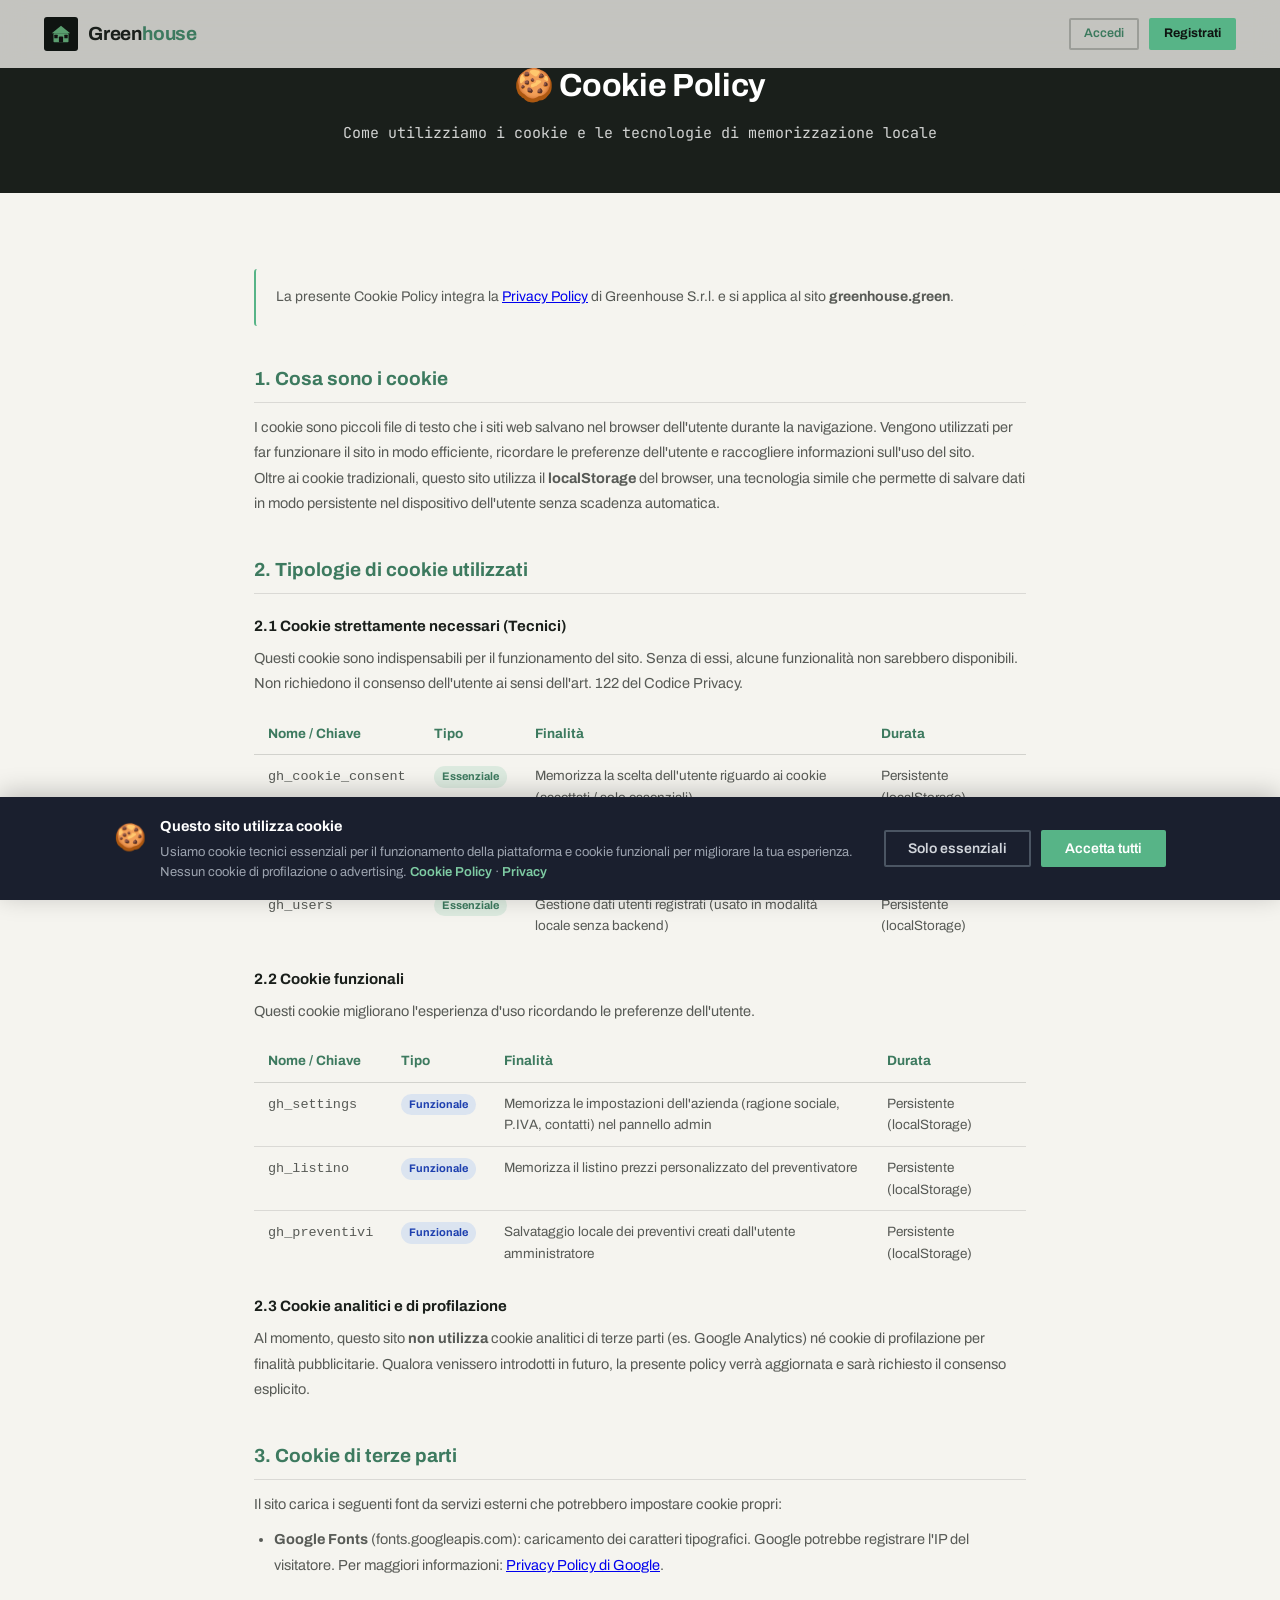
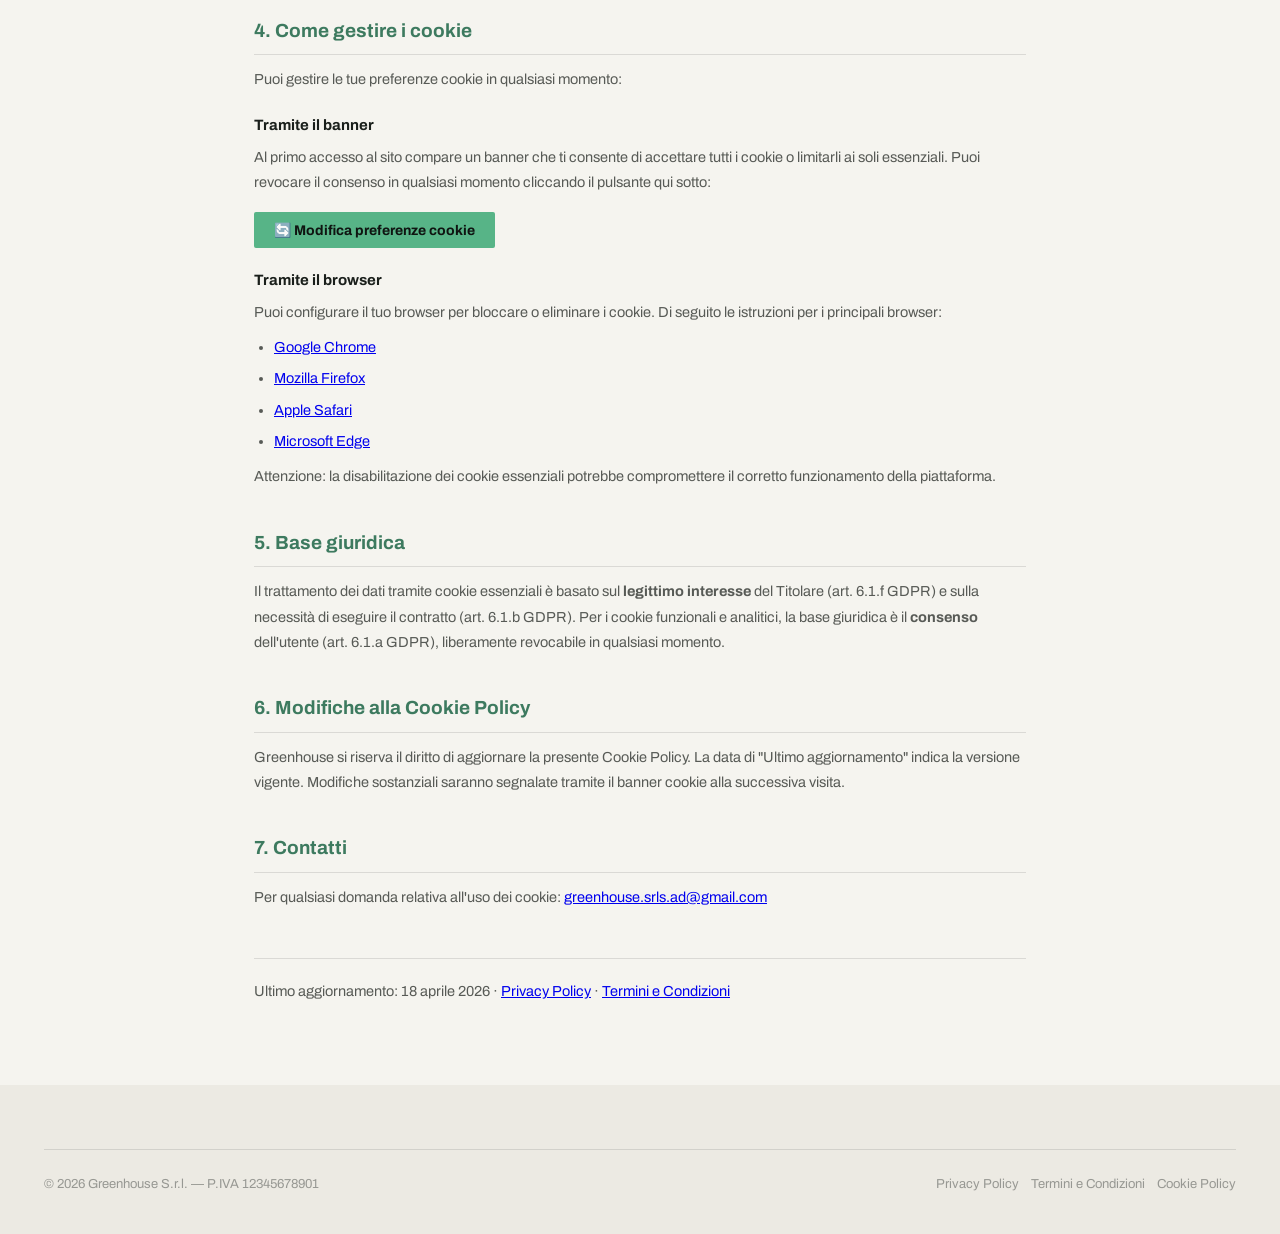
<file: cookie.html>
<!DOCTYPE html>
<html lang="it">
<head>
  <meta charset="UTF-8">
  <meta name="viewport" content="width=device-width, initial-scale=1.0">
  <title>Cookie Policy — Greenhouse</title>
  <meta name="description" content="Cookie Policy di Greenhouse S.r.l.: quali cookie utilizziamo, perché e come gestire le tue preferenze.">
  <meta name="robots" content="index, follow">
  <link rel="canonical" href="https://www.greenhouse.green/cookie.html">
  <link rel="icon" type="image/svg+xml" href="favicon.svg">
  <link rel="stylesheet" href="css/style.css">
  <link rel="stylesheet" href="css/landing.css">
  <link rel="stylesheet" href="css/legal.css">
</head>
<body>

<!-- NAVBAR -->
<nav class="navbar" id="navbar">
  <a href="index.html" class="nav-logo">
    <div class="nav-logo-icon nav-logo-icon--dark">
      <svg viewBox="0 0 24 24" fill="none"><polygon points="12,2 1,11 23,11" fill="#5a9e6f"/><rect x="3" y="11" width="18" height="11" rx="1" fill="#5a9e6f"/><rect x="9.5" y="15" width="5" height="7" rx="0.8" fill="#111"/><rect x="4" y="13" width="4" height="4" rx="0.6" fill="#111"/><rect x="16" y="13" width="4" height="4" rx="0.6" fill="#111"/></svg>
    </div>
    <span class="nav-logo-text">Green<span>house</span></span>
  </a>
  <div class="nav-actions">
    <a href="login.html" class="btn btn-outline btn-sm">Accedi</a>
    <a href="register.html" class="btn btn-primary btn-sm">Registrati</a>
  </div>
  <button class="nav-hamburger" id="nav-hamburger" onclick="toggleNavMenu()" aria-label="Menu">
    <span></span><span></span><span></span>
  </button>
</nav>
<div class="nav-mobile-menu" id="nav-mobile-menu">
  <a href="index.html">← Home</a>
  <a href="login.html" class="btn btn-outline">Accedi</a>
  <a href="register.html" class="btn btn-primary">Registrati</a>
</div>

<!-- HERO -->
<div class="legal-hero">
  <h1>🍪 Cookie Policy</h1>
  <p>Come utilizziamo i cookie e le tecnologie di memorizzazione locale</p>
</div>

<!-- BODY -->
<div class="legal-body">

  <div class="legal-info-box">
    <p>La presente Cookie Policy integra la <a href="privacy.html">Privacy Policy</a> di Greenhouse S.r.l. e si applica al sito <strong>greenhouse.green</strong>.</p>
  </div>

  <h2>1. Cosa sono i cookie</h2>
  <p>I cookie sono piccoli file di testo che i siti web salvano nel browser dell'utente durante la navigazione. Vengono utilizzati per far funzionare il sito in modo efficiente, ricordare le preferenze dell'utente e raccogliere informazioni sull'uso del sito.</p>
  <p>Oltre ai cookie tradizionali, questo sito utilizza il <strong>localStorage</strong> del browser, una tecnologia simile che permette di salvare dati in modo persistente nel dispositivo dell'utente senza scadenza automatica.</p>

  <h2>2. Tipologie di cookie utilizzati</h2>

  <h3>2.1 Cookie strettamente necessari (Tecnici)</h3>
  <p>Questi cookie sono indispensabili per il funzionamento del sito. Senza di essi, alcune funzionalità non sarebbero disponibili. Non richiedono il consenso dell'utente ai sensi dell'art. 122 del Codice Privacy.</p>

  <div class="cookie-table-wrap">
  <table class="cookie-table">
    <thead>
      <tr><th>Nome / Chiave</th><th>Tipo</th><th>Finalità</th><th>Durata</th></tr>
    </thead>
    <tbody>
      <tr>
        <td><code>gh_cookie_consent</code></td>
        <td><span class="tag-essential">Essenziale</span></td>
        <td>Memorizza la scelta dell'utente riguardo ai cookie (accettati / solo essenziali)</td>
        <td>Persistente (localStorage)</td>
      </tr>
      <tr>
        <td><code>gh_user</code></td>
        <td><span class="tag-essential">Essenziale</span></td>
        <td>Mantiene attiva la sessione dell'utente autenticato sulla piattaforma</td>
        <td>Persistente (localStorage)</td>
      </tr>
      <tr>
        <td><code>gh_users</code></td>
        <td><span class="tag-essential">Essenziale</span></td>
        <td>Gestione dati utenti registrati (usato in modalità locale senza backend)</td>
        <td>Persistente (localStorage)</td>
      </tr>
    </tbody>
  </table>
  </div>

  <h3>2.2 Cookie funzionali</h3>
  <p>Questi cookie migliorano l'esperienza d'uso ricordando le preferenze dell'utente.</p>

  <div class="cookie-table-wrap">
  <table class="cookie-table">
    <thead>
      <tr><th>Nome / Chiave</th><th>Tipo</th><th>Finalità</th><th>Durata</th></tr>
    </thead>
    <tbody>
      <tr>
        <td><code>gh_settings</code></td>
        <td><span class="tag-functional">Funzionale</span></td>
        <td>Memorizza le impostazioni dell'azienda (ragione sociale, P.IVA, contatti) nel pannello admin</td>
        <td>Persistente (localStorage)</td>
      </tr>
      <tr>
        <td><code>gh_listino</code></td>
        <td><span class="tag-functional">Funzionale</span></td>
        <td>Memorizza il listino prezzi personalizzato del preventivatore</td>
        <td>Persistente (localStorage)</td>
      </tr>
      <tr>
        <td><code>gh_preventivi</code></td>
        <td><span class="tag-functional">Funzionale</span></td>
        <td>Salvataggio locale dei preventivi creati dall'utente amministratore</td>
        <td>Persistente (localStorage)</td>
      </tr>
    </tbody>
  </table>
  </div>

  <h3>2.3 Cookie analitici e di profilazione</h3>
  <p>Al momento, questo sito <strong>non utilizza</strong> cookie analitici di terze parti (es. Google Analytics) né cookie di profilazione per finalità pubblicitarie. Qualora venissero introdotti in futuro, la presente policy verrà aggiornata e sarà richiesto il consenso esplicito.</p>

  <h2>3. Cookie di terze parti</h2>
  <p>Il sito carica i seguenti font da servizi esterni che potrebbero impostare cookie propri:</p>
  <ul>
    <li><strong>Google Fonts</strong> (fonts.googleapis.com): caricamento dei caratteri tipografici. Google potrebbe registrare l'IP del visitatore. Per maggiori informazioni: <a href="https://policies.google.com/privacy" target="_blank" rel="noopener">Privacy Policy di Google</a>.</li>
  </ul>

  <h2>4. Come gestire i cookie</h2>
  <p>Puoi gestire le tue preferenze cookie in qualsiasi momento:</p>

  <h3>Tramite il banner</h3>
  <p>Al primo accesso al sito compare un banner che ti consente di accettare tutti i cookie o limitarli ai soli essenziali. Puoi revocare il consenso in qualsiasi momento cliccando il pulsante qui sotto:</p>
  <button class="revoke-btn" onclick="revokeConsent()">🔄 Modifica preferenze cookie</button>

  <h3>Tramite il browser</h3>
  <p>Puoi configurare il tuo browser per bloccare o eliminare i cookie. Di seguito le istruzioni per i principali browser:</p>
  <ul>
    <li><a href="https://support.google.com/chrome/answer/95647" target="_blank" rel="noopener">Google Chrome</a></li>
    <li><a href="https://support.mozilla.org/it/kb/Gestione%20dei%20cookie" target="_blank" rel="noopener">Mozilla Firefox</a></li>
    <li><a href="https://support.apple.com/it-it/guide/safari/sfri11471/mac" target="_blank" rel="noopener">Apple Safari</a></li>
    <li><a href="https://support.microsoft.com/it-it/microsoft-edge/eliminare-i-cookie-in-microsoft-edge-63947406-40ac-c3b8-57b9-2a946a29ae09" target="_blank" rel="noopener">Microsoft Edge</a></li>
  </ul>
  <p>Attenzione: la disabilitazione dei cookie essenziali potrebbe compromettere il corretto funzionamento della piattaforma.</p>

  <h2>5. Base giuridica</h2>
  <p>Il trattamento dei dati tramite cookie essenziali è basato sul <strong>legittimo interesse</strong> del Titolare (art. 6.1.f GDPR) e sulla necessità di eseguire il contratto (art. 6.1.b GDPR). Per i cookie funzionali e analitici, la base giuridica è il <strong>consenso</strong> dell'utente (art. 6.1.a GDPR), liberamente revocabile in qualsiasi momento.</p>

  <h2>6. Modifiche alla Cookie Policy</h2>
  <p>Greenhouse si riserva il diritto di aggiornare la presente Cookie Policy. La data di "Ultimo aggiornamento" indica la versione vigente. Modifiche sostanziali saranno segnalate tramite il banner cookie alla successiva visita.</p>

  <h2>7. Contatti</h2>
  <p>Per qualsiasi domanda relativa all'uso dei cookie: <a href="mailto:greenhouse.srls.ad@gmail.com">greenhouse.srls.ad@gmail.com</a></p>

  <p class="legal-date">Ultimo aggiornamento: 18 aprile 2026 · <a href="privacy.html">Privacy Policy</a> · <a href="termini.html">Termini e Condizioni</a></p>
</div>

<!-- FOOTER -->
<footer class="footer">
  <div class="footer-inner">
    <div class="footer-bottom">
      <span>© 2026 Greenhouse S.r.l. — P.IVA 12345678901</span>
      <div class="flex gap-3">
        <a href="privacy.html" style="color:var(--g400);text-decoration:none;font-size:13px">Privacy Policy</a>
        <a href="termini.html" style="color:var(--g400);text-decoration:none;font-size:13px">Termini e Condizioni</a>
        <a href="cookie.html" style="color:var(--g400);text-decoration:none;font-size:13px">Cookie Policy</a>
      </div>
    </div>
  </div>
</footer>

<script>
function toggleNavMenu() {
  document.getElementById('nav-hamburger').classList.toggle('open');
  document.getElementById('nav-mobile-menu').classList.toggle('open');
}
document.getElementById('nav-mobile-menu').querySelectorAll('a').forEach(a => {
  a.addEventListener('click', () => {
    document.getElementById('nav-hamburger').classList.remove('open');
    document.getElementById('nav-mobile-menu').classList.remove('open');
  });
});
</script>
<script src="js/cookie-banner.js"></script>
<script>
  function revokeConsent() {
    localStorage.removeItem('gh_cookie_consent');
    location.reload();
  }
</script>
</body>
</html>
</file>
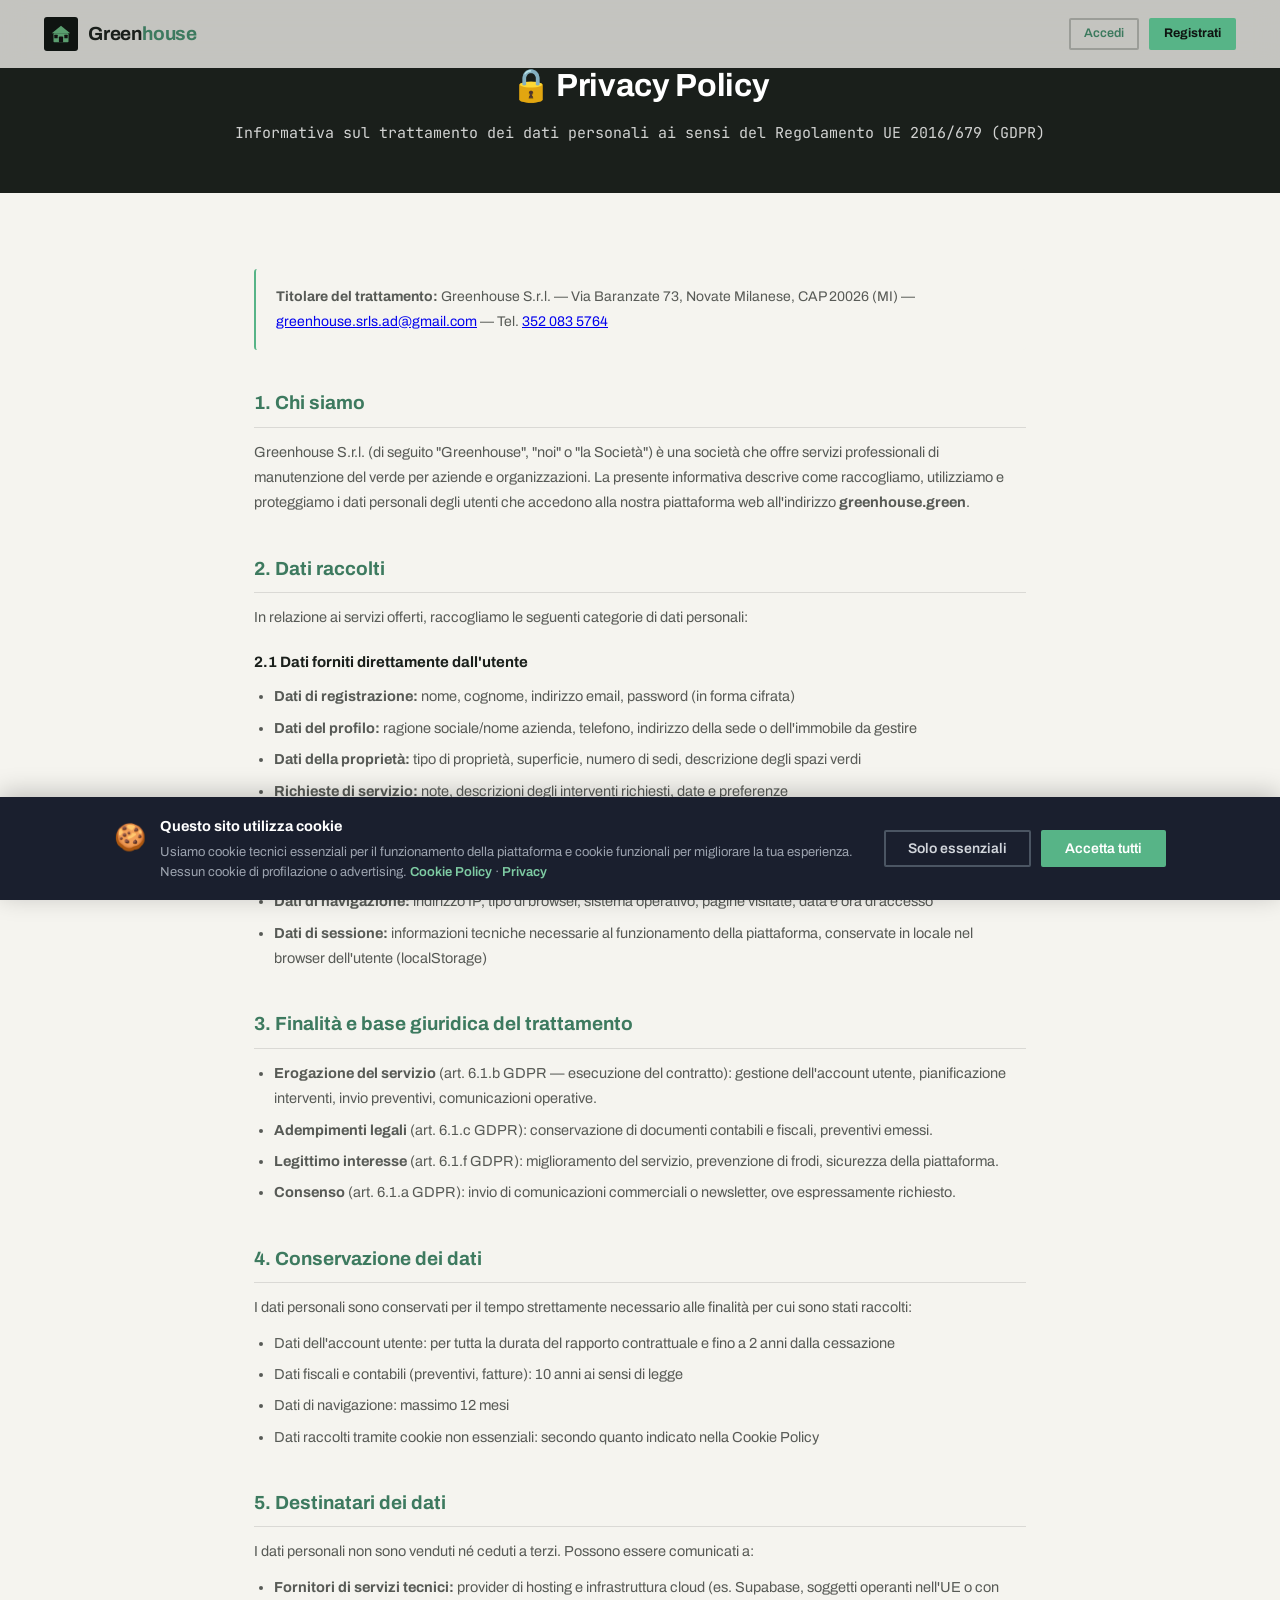
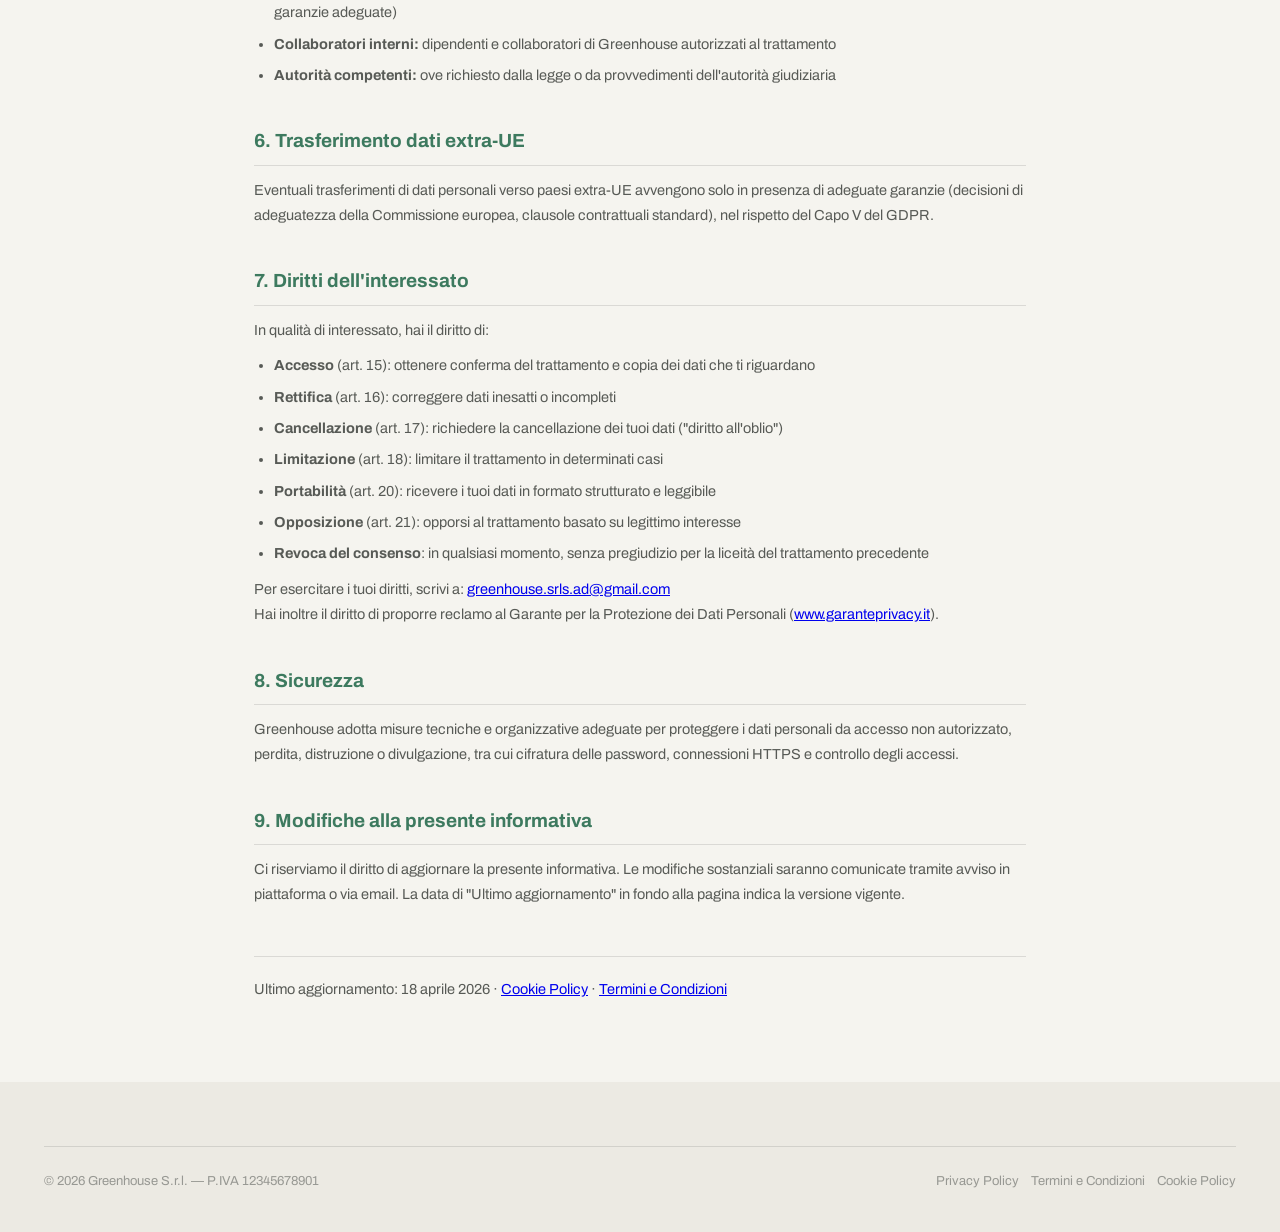
<file: privacy.html>
<!DOCTYPE html>
<html lang="it">
<head>
  <meta charset="UTF-8">
  <meta name="viewport" content="width=device-width, initial-scale=1.0">
  <title>Privacy Policy — Greenhouse</title>
  <meta name="description" content="Informativa sulla privacy di Greenhouse S.r.l.: come raccogliamo, utilizziamo e proteggiamo i tuoi dati personali.">
  <meta name="robots" content="index, follow">
  <link rel="canonical" href="https://www.greenhouse.green/privacy.html">
  <link rel="icon" type="image/svg+xml" href="favicon.svg">
  <link rel="stylesheet" href="css/style.css">
  <link rel="stylesheet" href="css/landing.css">
  <link rel="stylesheet" href="css/legal.css">
</head>
<body>

<!-- NAVBAR -->
<nav class="navbar" id="navbar">
  <a href="index.html" class="nav-logo">
    <div class="nav-logo-icon nav-logo-icon--dark">
      <svg viewBox="0 0 24 24" fill="none"><polygon points="12,2 1,11 23,11" fill="#5a9e6f"/><rect x="3" y="11" width="18" height="11" rx="1" fill="#5a9e6f"/><rect x="9.5" y="15" width="5" height="7" rx="0.8" fill="#111"/><rect x="4" y="13" width="4" height="4" rx="0.6" fill="#111"/><rect x="16" y="13" width="4" height="4" rx="0.6" fill="#111"/></svg>
    </div>
    <span class="nav-logo-text">Green<span>house</span></span>
  </a>
  <div class="nav-actions">
    <a href="login.html" class="btn btn-outline btn-sm">Accedi</a>
    <a href="register.html" class="btn btn-primary btn-sm">Registrati</a>
  </div>
  <button class="nav-hamburger" id="nav-hamburger" onclick="toggleNavMenu()" aria-label="Menu">
    <span></span><span></span><span></span>
  </button>
</nav>
<div class="nav-mobile-menu" id="nav-mobile-menu">
  <a href="index.html">← Home</a>
  <a href="login.html" class="btn btn-outline">Accedi</a>
  <a href="register.html" class="btn btn-primary">Registrati</a>
</div>

<!-- HERO -->
<div class="legal-hero">
  <h1>🔒 Privacy Policy</h1>
  <p>Informativa sul trattamento dei dati personali ai sensi del Regolamento UE 2016/679 (GDPR)</p>
</div>

<!-- BODY -->
<div class="legal-body">

  <div class="legal-info-box">
    <p><strong>Titolare del trattamento:</strong> Greenhouse S.r.l. — Via Baranzate 73, Novate Milanese, CAP 20026 (MI) — <a href="mailto:greenhouse.srls.ad@gmail.com">greenhouse.srls.ad@gmail.com</a> — Tel. <a href="tel:+393520835764">352 083 5764</a></p>
  </div>

  <h2>1. Chi siamo</h2>
  <p>Greenhouse S.r.l. (di seguito "Greenhouse", "noi" o "la Società") è una società che offre servizi professionali di manutenzione del verde per aziende e organizzazioni. La presente informativa descrive come raccogliamo, utilizziamo e proteggiamo i dati personali degli utenti che accedono alla nostra piattaforma web all'indirizzo <strong>greenhouse.green</strong>.</p>

  <h2>2. Dati raccolti</h2>
  <p>In relazione ai servizi offerti, raccogliamo le seguenti categorie di dati personali:</p>

  <h3>2.1 Dati forniti direttamente dall'utente</h3>
  <ul>
    <li><strong>Dati di registrazione:</strong> nome, cognome, indirizzo email, password (in forma cifrata)</li>
    <li><strong>Dati del profilo:</strong> ragione sociale/nome azienda, telefono, indirizzo della sede o dell'immobile da gestire</li>
    <li><strong>Dati della proprietà:</strong> tipo di proprietà, superficie, numero di sedi, descrizione degli spazi verdi</li>
    <li><strong>Richieste di servizio:</strong> note, descrizioni degli interventi richiesti, date e preferenze</li>
    <li><strong>Comunicazioni:</strong> messaggi inviati tramite form di contatto o richieste di sopralluogo</li>
  </ul>

  <h3>2.2 Dati raccolti automaticamente</h3>
  <ul>
    <li><strong>Dati di navigazione:</strong> indirizzo IP, tipo di browser, sistema operativo, pagine visitate, data e ora di accesso</li>
    <li><strong>Dati di sessione:</strong> informazioni tecniche necessarie al funzionamento della piattaforma, conservate in locale nel browser dell'utente (localStorage)</li>
  </ul>

  <h2>3. Finalità e base giuridica del trattamento</h2>
  <ul>
    <li><strong>Erogazione del servizio</strong> (art. 6.1.b GDPR — esecuzione del contratto): gestione dell'account utente, pianificazione interventi, invio preventivi, comunicazioni operative.</li>
    <li><strong>Adempimenti legali</strong> (art. 6.1.c GDPR): conservazione di documenti contabili e fiscali, preventivi emessi.</li>
    <li><strong>Legittimo interesse</strong> (art. 6.1.f GDPR): miglioramento del servizio, prevenzione di frodi, sicurezza della piattaforma.</li>
    <li><strong>Consenso</strong> (art. 6.1.a GDPR): invio di comunicazioni commerciali o newsletter, ove espressamente richiesto.</li>
  </ul>

  <h2>4. Conservazione dei dati</h2>
  <p>I dati personali sono conservati per il tempo strettamente necessario alle finalità per cui sono stati raccolti:</p>
  <ul>
    <li>Dati dell'account utente: per tutta la durata del rapporto contrattuale e fino a 2 anni dalla cessazione</li>
    <li>Dati fiscali e contabili (preventivi, fatture): 10 anni ai sensi di legge</li>
    <li>Dati di navigazione: massimo 12 mesi</li>
    <li>Dati raccolti tramite cookie non essenziali: secondo quanto indicato nella Cookie Policy</li>
  </ul>

  <h2>5. Destinatari dei dati</h2>
  <p>I dati personali non sono venduti né ceduti a terzi. Possono essere comunicati a:</p>
  <ul>
    <li><strong>Fornitori di servizi tecnici:</strong> provider di hosting e infrastruttura cloud (es. Supabase, soggetti operanti nell'UE o con garanzie adeguate)</li>
    <li><strong>Collaboratori interni:</strong> dipendenti e collaboratori di Greenhouse autorizzati al trattamento</li>
    <li><strong>Autorità competenti:</strong> ove richiesto dalla legge o da provvedimenti dell'autorità giudiziaria</li>
  </ul>

  <h2>6. Trasferimento dati extra-UE</h2>
  <p>Eventuali trasferimenti di dati personali verso paesi extra-UE avvengono solo in presenza di adeguate garanzie (decisioni di adeguatezza della Commissione europea, clausole contrattuali standard), nel rispetto del Capo V del GDPR.</p>

  <h2>7. Diritti dell'interessato</h2>
  <p>In qualità di interessato, hai il diritto di:</p>
  <ul>
    <li><strong>Accesso</strong> (art. 15): ottenere conferma del trattamento e copia dei dati che ti riguardano</li>
    <li><strong>Rettifica</strong> (art. 16): correggere dati inesatti o incompleti</li>
    <li><strong>Cancellazione</strong> (art. 17): richiedere la cancellazione dei tuoi dati ("diritto all'oblio")</li>
    <li><strong>Limitazione</strong> (art. 18): limitare il trattamento in determinati casi</li>
    <li><strong>Portabilità</strong> (art. 20): ricevere i tuoi dati in formato strutturato e leggibile</li>
    <li><strong>Opposizione</strong> (art. 21): opporsi al trattamento basato su legittimo interesse</li>
    <li><strong>Revoca del consenso</strong>: in qualsiasi momento, senza pregiudizio per la liceità del trattamento precedente</li>
  </ul>
  <p>Per esercitare i tuoi diritti, scrivi a: <a href="mailto:greenhouse.srls.ad@gmail.com">greenhouse.srls.ad@gmail.com</a></p>
  <p>Hai inoltre il diritto di proporre reclamo al Garante per la Protezione dei Dati Personali (<a href="https://www.garanteprivacy.it" target="_blank" rel="noopener">www.garanteprivacy.it</a>).</p>

  <h2>8. Sicurezza</h2>
  <p>Greenhouse adotta misure tecniche e organizzative adeguate per proteggere i dati personali da accesso non autorizzato, perdita, distruzione o divulgazione, tra cui cifratura delle password, connessioni HTTPS e controllo degli accessi.</p>

  <h2>9. Modifiche alla presente informativa</h2>
  <p>Ci riserviamo il diritto di aggiornare la presente informativa. Le modifiche sostanziali saranno comunicate tramite avviso in piattaforma o via email. La data di "Ultimo aggiornamento" in fondo alla pagina indica la versione vigente.</p>

  <p class="legal-date">Ultimo aggiornamento: 18 aprile 2026 · <a href="cookie.html">Cookie Policy</a> · <a href="termini.html">Termini e Condizioni</a></p>
</div>

<!-- FOOTER -->
<footer class="footer">
  <div class="footer-inner">
    <div class="footer-bottom">
      <span>© 2026 Greenhouse S.r.l. — P.IVA 12345678901</span>
      <div class="flex gap-3">
        <a href="privacy.html" style="color:var(--g400);text-decoration:none;font-size:13px">Privacy Policy</a>
        <a href="termini.html" style="color:var(--g400);text-decoration:none;font-size:13px">Termini e Condizioni</a>
        <a href="cookie.html" style="color:var(--g400);text-decoration:none;font-size:13px">Cookie Policy</a>
      </div>
    </div>
  </div>
</footer>

<script>
function toggleNavMenu() {
  document.getElementById('nav-hamburger').classList.toggle('open');
  document.getElementById('nav-mobile-menu').classList.toggle('open');
}
document.getElementById('nav-mobile-menu').querySelectorAll('a').forEach(a => {
  a.addEventListener('click', () => {
    document.getElementById('nav-hamburger').classList.remove('open');
    document.getElementById('nav-mobile-menu').classList.remove('open');
  });
});
</script>
<script src="js/cookie-banner.js"></script>
</body>
</html>
</file>
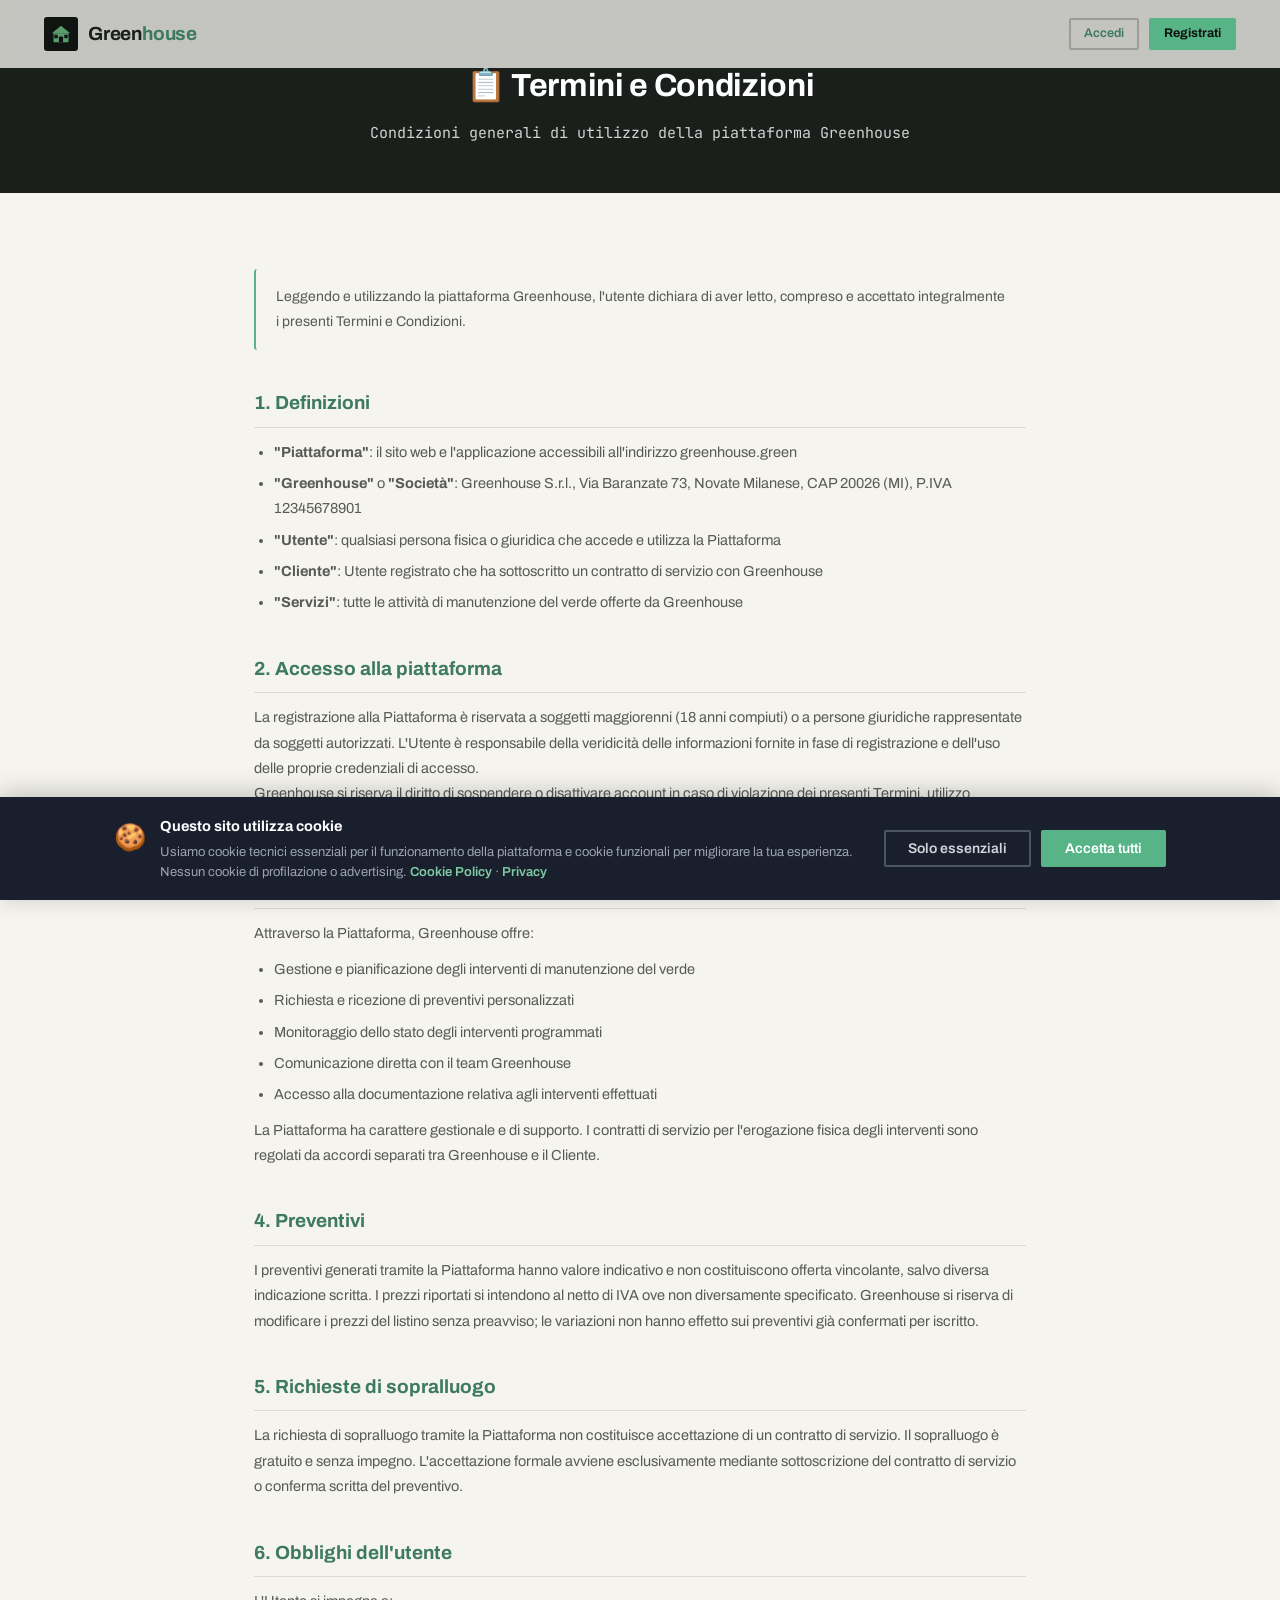
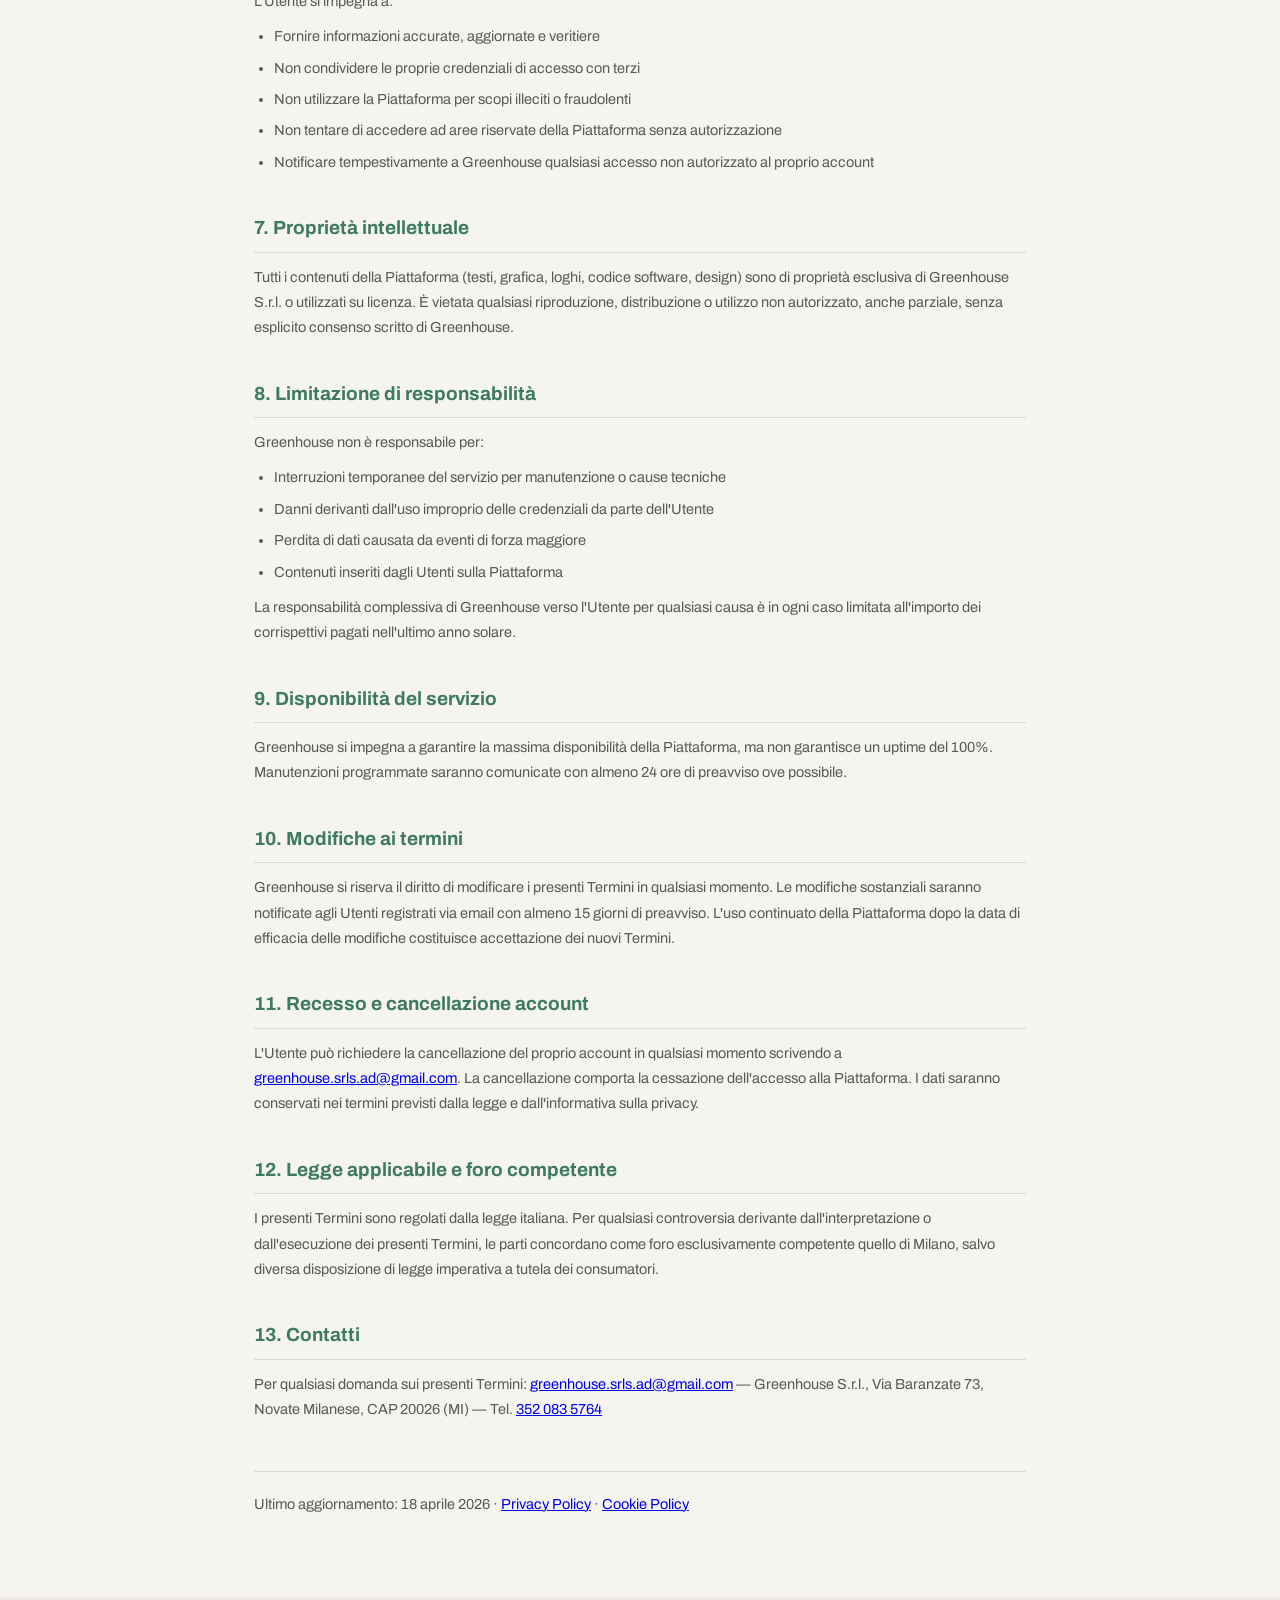
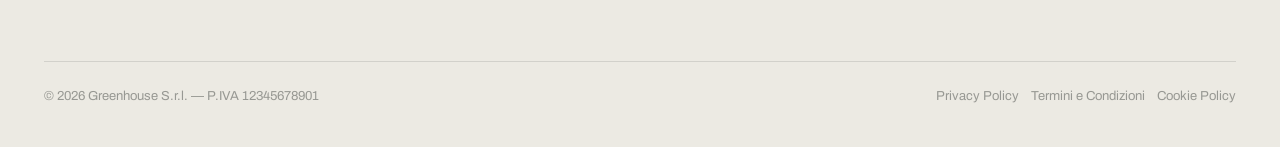
<file: termini.html>
<!DOCTYPE html>
<html lang="it">
<head>
  <meta charset="UTF-8">
  <meta name="viewport" content="width=device-width, initial-scale=1.0">
  <title>Termini e Condizioni — Greenhouse</title>
  <meta name="description" content="Termini e condizioni d'uso della piattaforma Greenhouse S.r.l. per la gestione della manutenzione del verde.">
  <meta name="robots" content="index, follow">
  <link rel="canonical" href="https://www.greenhouse.green/termini.html">
  <link rel="icon" type="image/svg+xml" href="favicon.svg">
  <link rel="stylesheet" href="css/style.css">
  <link rel="stylesheet" href="css/landing.css">
  <link rel="stylesheet" href="css/legal.css">
</head>
<body>

<!-- NAVBAR -->
<nav class="navbar" id="navbar">
  <a href="index.html" class="nav-logo">
    <div class="nav-logo-icon nav-logo-icon--dark">
      <svg viewBox="0 0 24 24" fill="none"><polygon points="12,2 1,11 23,11" fill="#5a9e6f"/><rect x="3" y="11" width="18" height="11" rx="1" fill="#5a9e6f"/><rect x="9.5" y="15" width="5" height="7" rx="0.8" fill="#111"/><rect x="4" y="13" width="4" height="4" rx="0.6" fill="#111"/><rect x="16" y="13" width="4" height="4" rx="0.6" fill="#111"/></svg>
    </div>
    <span class="nav-logo-text">Green<span>house</span></span>
  </a>
  <div class="nav-actions">
    <a href="login.html" class="btn btn-outline btn-sm">Accedi</a>
    <a href="register.html" class="btn btn-primary btn-sm">Registrati</a>
  </div>
  <button class="nav-hamburger" id="nav-hamburger" onclick="toggleNavMenu()" aria-label="Menu">
    <span></span><span></span><span></span>
  </button>
</nav>
<div class="nav-mobile-menu" id="nav-mobile-menu">
  <a href="index.html">← Home</a>
  <a href="login.html" class="btn btn-outline">Accedi</a>
  <a href="register.html" class="btn btn-primary">Registrati</a>
</div>

<!-- HERO -->
<div class="legal-hero">
  <h1>📋 Termini e Condizioni</h1>
  <p>Condizioni generali di utilizzo della piattaforma Greenhouse</p>
</div>

<!-- BODY -->
<div class="legal-body">

  <div class="legal-info-box">
    <p>Leggendo e utilizzando la piattaforma Greenhouse, l'utente dichiara di aver letto, compreso e accettato integralmente i presenti Termini e Condizioni.</p>
  </div>

  <h2>1. Definizioni</h2>
  <ul>
    <li><strong>"Piattaforma"</strong>: il sito web e l'applicazione accessibili all'indirizzo greenhouse.green</li>
    <li><strong>"Greenhouse"</strong> o <strong>"Società"</strong>: Greenhouse S.r.l., Via Baranzate 73, Novate Milanese, CAP 20026 (MI), P.IVA 12345678901</li>
    <li><strong>"Utente"</strong>: qualsiasi persona fisica o giuridica che accede e utilizza la Piattaforma</li>
    <li><strong>"Cliente"</strong>: Utente registrato che ha sottoscritto un contratto di servizio con Greenhouse</li>
    <li><strong>"Servizi"</strong>: tutte le attività di manutenzione del verde offerte da Greenhouse</li>
  </ul>

  <h2>2. Accesso alla piattaforma</h2>
  <p>La registrazione alla Piattaforma è riservata a soggetti maggiorenni (18 anni compiuti) o a persone giuridiche rappresentate da soggetti autorizzati. L'Utente è responsabile della veridicità delle informazioni fornite in fase di registrazione e dell'uso delle proprie credenziali di accesso.</p>
  <p>Greenhouse si riserva il diritto di sospendere o disattivare account in caso di violazione dei presenti Termini, utilizzo improprio della Piattaforma o comportamenti fraudolenti.</p>

  <h2>3. Servizi offerti</h2>
  <p>Attraverso la Piattaforma, Greenhouse offre:</p>
  <ul>
    <li>Gestione e pianificazione degli interventi di manutenzione del verde</li>
    <li>Richiesta e ricezione di preventivi personalizzati</li>
    <li>Monitoraggio dello stato degli interventi programmati</li>
    <li>Comunicazione diretta con il team Greenhouse</li>
    <li>Accesso alla documentazione relativa agli interventi effettuati</li>
  </ul>
  <p>La Piattaforma ha carattere gestionale e di supporto. I contratti di servizio per l'erogazione fisica degli interventi sono regolati da accordi separati tra Greenhouse e il Cliente.</p>

  <h2>4. Preventivi</h2>
  <p>I preventivi generati tramite la Piattaforma hanno valore indicativo e non costituiscono offerta vincolante, salvo diversa indicazione scritta. I prezzi riportati si intendono al netto di IVA ove non diversamente specificato. Greenhouse si riserva di modificare i prezzi del listino senza preavviso; le variazioni non hanno effetto sui preventivi già confermati per iscritto.</p>

  <h2>5. Richieste di sopralluogo</h2>
  <p>La richiesta di sopralluogo tramite la Piattaforma non costituisce accettazione di un contratto di servizio. Il sopralluogo è gratuito e senza impegno. L'accettazione formale avviene esclusivamente mediante sottoscrizione del contratto di servizio o conferma scritta del preventivo.</p>

  <h2>6. Obblighi dell'utente</h2>
  <p>L'Utente si impegna a:</p>
  <ul>
    <li>Fornire informazioni accurate, aggiornate e veritiere</li>
    <li>Non condividere le proprie credenziali di accesso con terzi</li>
    <li>Non utilizzare la Piattaforma per scopi illeciti o fraudolenti</li>
    <li>Non tentare di accedere ad aree riservate della Piattaforma senza autorizzazione</li>
    <li>Notificare tempestivamente a Greenhouse qualsiasi accesso non autorizzato al proprio account</li>
  </ul>

  <h2>7. Proprietà intellettuale</h2>
  <p>Tutti i contenuti della Piattaforma (testi, grafica, loghi, codice software, design) sono di proprietà esclusiva di Greenhouse S.r.l. o utilizzati su licenza. È vietata qualsiasi riproduzione, distribuzione o utilizzo non autorizzato, anche parziale, senza esplicito consenso scritto di Greenhouse.</p>

  <h2>8. Limitazione di responsabilità</h2>
  <p>Greenhouse non è responsabile per:</p>
  <ul>
    <li>Interruzioni temporanee del servizio per manutenzione o cause tecniche</li>
    <li>Danni derivanti dall'uso improprio delle credenziali da parte dell'Utente</li>
    <li>Perdita di dati causata da eventi di forza maggiore</li>
    <li>Contenuti inseriti dagli Utenti sulla Piattaforma</li>
  </ul>
  <p>La responsabilità complessiva di Greenhouse verso l'Utente per qualsiasi causa è in ogni caso limitata all'importo dei corrispettivi pagati nell'ultimo anno solare.</p>

  <h2>9. Disponibilità del servizio</h2>
  <p>Greenhouse si impegna a garantire la massima disponibilità della Piattaforma, ma non garantisce un uptime del 100%. Manutenzioni programmate saranno comunicate con almeno 24 ore di preavviso ove possibile.</p>

  <h2>10. Modifiche ai termini</h2>
  <p>Greenhouse si riserva il diritto di modificare i presenti Termini in qualsiasi momento. Le modifiche sostanziali saranno notificate agli Utenti registrati via email con almeno 15 giorni di preavviso. L'uso continuato della Piattaforma dopo la data di efficacia delle modifiche costituisce accettazione dei nuovi Termini.</p>

  <h2>11. Recesso e cancellazione account</h2>
  <p>L'Utente può richiedere la cancellazione del proprio account in qualsiasi momento scrivendo a <a href="mailto:greenhouse.srls.ad@gmail.com">greenhouse.srls.ad@gmail.com</a>. La cancellazione comporta la cessazione dell'accesso alla Piattaforma. I dati saranno conservati nei termini previsti dalla legge e dall'informativa sulla privacy.</p>

  <h2>12. Legge applicabile e foro competente</h2>
  <p>I presenti Termini sono regolati dalla legge italiana. Per qualsiasi controversia derivante dall'interpretazione o dall'esecuzione dei presenti Termini, le parti concordano come foro esclusivamente competente quello di Milano, salvo diversa disposizione di legge imperativa a tutela dei consumatori.</p>

  <h2>13. Contatti</h2>
  <p>Per qualsiasi domanda sui presenti Termini: <a href="mailto:greenhouse.srls.ad@gmail.com">greenhouse.srls.ad@gmail.com</a> — Greenhouse S.r.l., Via Baranzate 73, Novate Milanese, CAP 20026 (MI) — Tel. <a href="tel:+393520835764">352 083 5764</a></p>

  <p class="legal-date">Ultimo aggiornamento: 18 aprile 2026 · <a href="privacy.html">Privacy Policy</a> · <a href="cookie.html">Cookie Policy</a></p>
</div>

<!-- FOOTER -->
<footer class="footer">
  <div class="footer-inner">
    <div class="footer-bottom">
      <span>© 2026 Greenhouse S.r.l. — P.IVA 12345678901</span>
      <div class="flex gap-3">
        <a href="privacy.html" style="color:var(--g400);text-decoration:none;font-size:13px">Privacy Policy</a>
        <a href="termini.html" style="color:var(--g400);text-decoration:none;font-size:13px">Termini e Condizioni</a>
        <a href="cookie.html" style="color:var(--g400);text-decoration:none;font-size:13px">Cookie Policy</a>
      </div>
    </div>
  </div>
</footer>

<script>
function toggleNavMenu() {
  document.getElementById('nav-hamburger').classList.toggle('open');
  document.getElementById('nav-mobile-menu').classList.toggle('open');
}
document.getElementById('nav-mobile-menu').querySelectorAll('a').forEach(a => {
  a.addEventListener('click', () => {
    document.getElementById('nav-hamburger').classList.remove('open');
    document.getElementById('nav-mobile-menu').classList.remove('open');
  });
});
</script>
<script src="js/cookie-banner.js"></script>
</body>
</html>
</file>
<file: css/style.css>
@import url('https://fonts.googleapis.com/css2?family=Inter:wght@300;400;500;600;700;800&display=swap');

:root {
  --primary: #5a9e6f;
  --primary-h: #4a8a5f;
  --primary-d: #3d7a52;
  --primary-l: #7dbf92;
  --primary-bg: #f0f9f2;
  --primary-pale: #e8f5ec;
  --pastel: #d4edda;
  --white: #ffffff;
  --g50: #f9fafb;
  --g100: #f3f4f6;
  --g200: #e5e7eb;
  --g300: #d1d5db;
  --g400: #9ca3af;
  --g500: #6b7280;
  --g600: #4b5563;
  --g700: #374151;
  --g800: #1f2937;
  --danger: #ef4444;
  --warning: #f59e0b;
  --success: #10b981;
  --info: #3b82f6;
  --sh-sm: 0 1px 4px rgba(0,0,0,0.07);
  --sh: 0 4px 16px rgba(0,0,0,0.08);
  --sh-lg: 0 10px 32px rgba(0,0,0,0.12);
  --r-sm: 8px;
  --r: 12px;
  --r-lg: 20px;
  --tr: all 0.22s ease;
}

*, *::before, *::after { box-sizing: border-box; margin: 0; padding: 0; }

html { scroll-behavior: smooth; overflow-x: hidden; }
body { overflow-x: hidden; }

body {
  font-family: 'Inter', -apple-system, BlinkMacSystemFont, sans-serif;
  color: var(--g800);
  background: var(--white);
  line-height: 1.6;
  -webkit-font-smoothing: antialiased;
}

/* ─── Buttons ─── */
.btn {
  display: inline-flex; align-items: center; gap: 7px;
  padding: 9px 20px; border-radius: var(--r-sm);
  font-size: 14px; font-weight: 600; font-family: inherit;
  cursor: pointer; border: 2px solid transparent;
  transition: var(--tr); text-decoration: none; white-space: nowrap; line-height: 1.4;
}
.btn-primary { background: var(--primary); color: #fff; border-color: var(--primary); }
.btn-primary:hover { background: var(--primary-h); border-color: var(--primary-h); transform: translateY(-1px); box-shadow: 0 4px 14px rgba(90,158,111,.30); }
.btn-outline { background: transparent; color: var(--primary); border-color: var(--primary); }
.btn-outline:hover { background: var(--primary); color: #fff; }
.btn-ghost { background: transparent; color: var(--g600); border-color: transparent; }
.btn-ghost:hover { background: var(--g100); color: var(--g800); }
.btn-danger { background: var(--danger); color: #fff; border-color: var(--danger); }
.btn-danger:hover { background: #dc2626; }
.btn-danger-outline { background: transparent; color: var(--danger); border-color: var(--danger); }
.btn-danger-outline:hover { background: var(--danger); color: #fff; }
.btn-warning { background: var(--warning); color: #fff; border-color: var(--warning); }
.btn-warning:hover { background: #d97706; }
.btn-sm { padding: 5px 13px; font-size: 12.5px; }
.btn-lg { padding: 13px 30px; font-size: 15px; }
.btn-icon { padding: 8px; border-radius: 50%; }
.btn:disabled { opacity: .5; cursor: not-allowed; pointer-events: none; }

/* ─── Forms ─── */
.form-group { margin-bottom: 18px; }
.form-label { display: block; font-size: 13.5px; font-weight: 500; color: var(--g700); margin-bottom: 5px; }
.form-control {
  width: 100%; padding: 10px 13px;
  border: 1.5px solid var(--g200); border-radius: var(--r-sm);
  font-size: 14px; font-family: inherit; color: var(--g800); background: #fff;
  transition: var(--tr); outline: none;
}
.form-control:focus { border-color: var(--primary); box-shadow: 0 0 0 3px rgba(90,158,111,.13); }
.form-control::placeholder { color: var(--g400); }
select.form-control { cursor: pointer; }
textarea.form-control { resize: vertical; min-height: 80px; }
.form-row { display: grid; grid-template-columns: 1fr 1fr; gap: 16px; }
.form-hint { font-size: 12px; color: var(--g500); margin-top: 4px; }
.form-error { font-size: 12px; color: var(--danger); margin-top: 4px; display: none; }
.form-error.visible { display: block; }

/* ─── Badges ─── */
.badge { display: inline-flex; align-items: center; padding: 3px 10px; border-radius: 100px; font-size: 12px; font-weight: 600; }
.badge-success { background: #d1fae5; color: #065f46; }
.badge-warning { background: #fef3c7; color: #92400e; }
.badge-danger { background: #fee2e2; color: #991b1b; }
.badge-info { background: #dbeafe; color: #1e40af; }
.badge-gray { background: var(--g100); color: var(--g600); }

/* ─── Modal ─── */
.modal-overlay {
  position: fixed; inset: 0; background: rgba(0,0,0,.48); backdrop-filter: blur(4px);
  display: flex; align-items: center; justify-content: center;
  z-index: 1000; opacity: 0; visibility: hidden; transition: var(--tr);
}
.modal-overlay.active { opacity: 1; visibility: visible; }
.modal {
  background: #fff; border-radius: var(--r-lg); padding: 28px 32px;
  width: 92%; max-width: 560px; max-height: 88vh; overflow-y: auto;
  transform: scale(.96) translateY(8px); transition: var(--tr); position: relative;
}
.modal-lg { max-width: 760px; }
.modal-overlay.active .modal { transform: scale(1) translateY(0); }
.modal-header { display: flex; align-items: center; justify-content: space-between; margin-bottom: 22px; }
.modal-title { font-size: 19px; font-weight: 700; }
.modal-close { width: 30px; height: 30px; border: none; background: var(--g100); border-radius: 50%; cursor: pointer; font-size: 17px; color: var(--g500); display: flex; align-items: center; justify-content: center; transition: var(--tr); }
.modal-close:hover { background: var(--g200); color: var(--g800); }
.modal-footer { display: flex; gap: 10px; justify-content: flex-end; margin-top: 24px; padding-top: 20px; border-top: 1px solid var(--g100); }

/* ─── Cards ─── */
.card { background: #fff; border-radius: var(--r); padding: 22px; box-shadow: var(--sh-sm); border: 1px solid var(--g100); }
.card:hover { box-shadow: var(--sh); }

/* ─── Toast ─── */
.toast-container { position: fixed; bottom: 22px; right: 22px; z-index: 9999; display: flex; flex-direction: column; gap: 10px; }
.toast {
  background: #fff; border-radius: var(--r-sm); padding: 13px 18px;
  box-shadow: var(--sh-lg); display: flex; align-items: center; gap: 10px;
  font-size: 14px; font-weight: 500; min-width: 240px; max-width: 360px;
  border-left: 4px solid var(--primary);
  animation: slideInR 0.28s ease;
  transition: opacity 0.35s, transform 0.35s;
}
.toast-success { border-color: var(--success); }
.toast-error { border-color: var(--danger); }
.toast-warning { border-color: var(--warning); }
.toast-icon { font-weight: 700; font-size: 15px; }
.toast-success .toast-icon { color: var(--success); }
.toast-error .toast-icon { color: var(--danger); }
.toast-warning .toast-icon { color: var(--warning); }

@keyframes slideInR { from { transform: translateX(110%); opacity: 0; } to { transform: translateX(0); opacity: 1; } }

/* ─── Tutorial ─── */
.tut-overlay { position: fixed; inset: 0; background: rgba(0,0,0,.38); z-index: 1900; pointer-events: none; }
.tut-box {
  position: absolute; z-index: 2000; background: #fff; border-radius: var(--r);
  padding: 20px 22px; width: 300px; box-shadow: var(--sh-lg); display: none;
}
.tut-counter { font-size: 11px; font-weight: 600; color: var(--primary); margin-bottom: 6px; letter-spacing: .5px; text-transform: uppercase; }
.tut-icon { font-size: 22px; margin-bottom: 8px; }
.tut-box h4 { font-size: 15px; font-weight: 700; margin-bottom: 6px; }
.tut-box p { font-size: 13px; color: var(--g600); line-height: 1.55; }
.tut-nav { display: flex; align-items: center; justify-content: space-between; margin-top: 16px; }
.tut-highlight { outline: 3px solid var(--primary) !important; outline-offset: 3px !important; border-radius: 4px; position: relative; z-index: 1950; }

/* ─── Utilities ─── */
.text-center { text-align: center; }
.text-sm { font-size: 13px; }
.text-muted { color: var(--g500); }
.font-bold { font-weight: 700; }
.flex { display: flex; }
.flex-col { flex-direction: column; }
.items-center { align-items: center; }
.justify-between { justify-content: space-between; }
.gap-2 { gap: 8px; }
.gap-3 { gap: 12px; }
.gap-4 { gap: 16px; }
.w-full { width: 100%; }
.mt-2 { margin-top: 8px; }
.mt-3 { margin-top: 12px; }
.mt-4 { margin-top: 16px; }
.mt-6 { margin-top: 24px; }
.mb-4 { margin-bottom: 16px; }
.p-4 { padding: 16px; }
.hidden { display: none !important; }

/* ─── Empty state ─── */
.empty-state { text-align: center; padding: 48px 24px; color: var(--g500); }
.empty-state .empty-icon { font-size: 44px; margin-bottom: 12px; opacity: .6; }
.empty-state h3 { font-size: 16px; font-weight: 600; color: var(--g700); margin-bottom: 6px; }
.empty-state p { font-size: 13.5px; margin-bottom: 18px; }

/* ─── Divider ─── */
.divider { border: none; border-top: 1px solid var(--g100); margin: 20px 0; }

/* Scrollbar */
::-webkit-scrollbar { width: 5px; height: 5px; }
::-webkit-scrollbar-track { background: transparent; }
::-webkit-scrollbar-thumb { background: var(--g300); border-radius: 3px; }
::-webkit-scrollbar-thumb:hover { background: var(--g400); }

/* ─── Confirm Dialog ─── */
.confirm-overlay {
  position: fixed; inset: 0; background: rgba(0,0,0,.5); backdrop-filter: blur(4px);
  z-index: 2100; display: flex; align-items: center; justify-content: center;
  opacity: 0; visibility: hidden; transition: var(--tr);
}
.confirm-overlay.active { opacity: 1; visibility: visible; }
.confirm-box {
  background: #fff; border-radius: var(--r-lg); padding: 28px 30px;
  max-width: 380px; width: 90%; text-align: center;
  transform: scale(.96); transition: var(--tr);
}
.confirm-overlay.active .confirm-box { transform: scale(1); }
.confirm-icon { font-size: 38px; margin-bottom: 12px; }
.confirm-box h3 { font-size: 18px; font-weight: 700; margin-bottom: 8px; }
.confirm-box p { font-size: 14px; color: var(--g600); margin-bottom: 22px; }
.confirm-actions { display: flex; gap: 10px; justify-content: center; }

/* ─── Cookie Banner ─── */
#cookie-banner {
  position: fixed; bottom: 0; left: 0; right: 0; z-index: 9000;
  background: #1a1f2e; color: #e5e7eb; overflow: hidden;
  padding: 0; transform: translateY(100%); transition: transform 0.38s cubic-bezier(.4,0,.2,1);
  box-shadow: 0 -4px 24px rgba(0,0,0,.22);
}
#cookie-banner.cb-visible { transform: translateY(0); }
.cb-inner {
  max-width: 1100px; margin: 0 auto; box-sizing: border-box; width: 100%;
  display: flex; align-items: center; justify-content: space-between;
  gap: 20px; padding: 18px 24px; flex-wrap: wrap;
}
.cb-text { display: flex; align-items: flex-start; gap: 14px; flex: 1; min-width: 0; }
.cb-icon { font-size: 26px; flex-shrink: 0; margin-top: 2px; }
.cb-text strong { display: block; font-size: 14.5px; font-weight: 700; color: #fff; margin-bottom: 4px; }
.cb-text p { font-size: 13px; color: #9ca3af; line-height: 1.55; margin: 0; }
.cb-link { color: var(--primary-l); text-decoration: none; font-weight: 600; }
.cb-link:hover { text-decoration: underline; }
.cb-actions { display: flex; gap: 10px; flex-shrink: 0; flex-wrap: wrap; }
.cb-btn-primary {
  padding: 9px 22px; background: var(--primary); color: #fff;
  border: 2px solid var(--primary); border-radius: var(--r-sm);
  font-size: 14px; font-weight: 600; font-family: inherit; cursor: pointer;
  transition: var(--tr); white-space: nowrap;
}
.cb-btn-primary:hover { background: var(--primary-h); border-color: var(--primary-h); }
.cb-btn-outline {
  padding: 9px 22px; background: transparent; color: #d1d5db;
  border: 2px solid #4b5563; border-radius: var(--r-sm);
  font-size: 14px; font-weight: 600; font-family: inherit; cursor: pointer;
  transition: var(--tr); white-space: nowrap;
}
.cb-btn-outline:hover { border-color: #9ca3af; color: #fff; }
@media (max-width: 768px) {
  .cb-inner { flex-direction: column; align-items: stretch; padding: 14px 16px; gap: 12px; }
  .cb-text { min-width: 0; }
  .cb-icon { font-size: 22px; }
  .cb-actions { width: 100%; flex-wrap: nowrap; gap: 8px; }
  .cb-btn-primary, .cb-btn-outline { flex: 1; justify-content: center; text-align: center; padding: 10px 8px; font-size: 13.5px; }
}

/* ─── Responsive modal ─── */
@media (max-width: 600px) {
  .modal {
    padding: 20px 18px;
    width: 96%;
    max-height: 92vh;
    border-radius: var(--r);
  }
  .modal-header { margin-bottom: 16px; }
  .modal-title { font-size: 17px; }
  .modal-footer { margin-top: 18px; padding-top: 16px; flex-direction: column; }
  .modal-footer .btn { width: 100%; justify-content: center; }
}
</file>
<file: css/landing.css>
@import url('https://fonts.googleapis.com/css2?family=Archivo:wght@400;500;600;700;800&family=JetBrains+Mono:wght@400;500&display=swap');

/*
  Pagine pubbliche Greenhouse — nuova identità visiva (redesign 2026).
  Questo file è caricato SOLO da index/login/register/privacy/termini/cookie:
  dashboard.html e admin.html non lo includono, quindi le variabili qui sotto
  sovrascrivono in modo sicuro quelle di css/style.css senza toccare le pagine interne.
*/
:root {
  --gh-bg: #f5f4ef;
  --gh-panel: #ffffff;
  --gh-footer: #eceae3;
  --gh-ink: #1a1f1b;
  --gh-ink-70: rgba(26,31,27,.72);
  --gh-ink-55: rgba(26,31,27,.55);
  --gh-ink-40: rgba(26,31,27,.4);
  --gh-line: rgba(26,31,27,.12);

  --primary: #57b487;
  --primary-h: #489872;
  --primary-d: #3d7a5f;
  --primary-l: #7ecba3;
  --primary-bg: var(--gh-bg);
  --primary-pale: #eef3ee;
  --pastel: #e3ede4;

  --g50: #f5f4ef;
  --g100: #ece9e1;
  --g200: rgba(26,31,27,.16);
  --g300: rgba(26,31,27,.24);
  --g400: rgba(26,31,27,.4);
  --g500: rgba(26,31,27,.55);
  --g600: rgba(26,31,27,.68);
  --g700: rgba(26,31,27,.78);
  --g800: #1a1f1b;

  --r-sm: 2px;
  --r: 3px;
  --r-lg: 4px;
  --sh-sm: 0 1px 3px rgba(26,31,27,.06);
  --sh: 0 6px 20px rgba(26,31,27,.08);
  --sh-lg: 0 10px 32px rgba(26,31,27,.10);
}

body {
  font-family: 'Archivo', system-ui, sans-serif;
  background: var(--gh-bg);
  color: var(--gh-ink);
}

.gh-mono { font-family: 'JetBrains Mono', monospace; }

.btn { border-radius: var(--r-sm); font-family: 'Archivo', sans-serif; }
.btn-primary { background: var(--primary); color: #0f1411; border-color: var(--primary); font-weight: 700; }
.btn-primary:hover { background: var(--primary-h); border-color: var(--primary-h); color: #0f1411; box-shadow: 0 4px 14px rgba(87,180,135,.30); }
.btn-outline { color: var(--primary-d); border-color: var(--g300); }
.btn-outline:hover { background: var(--primary); color: #0f1411; border-color: var(--primary); }

.form-control { border-radius: var(--r-sm); border-color: var(--g200); font-family: 'Archivo', sans-serif; }
.form-control:focus { border-color: var(--primary); box-shadow: 0 0 0 3px rgba(87,180,135,.14); }

.gh-eyebrow {
  display: block; font: 500 12px/1 'JetBrains Mono', monospace;
  letter-spacing: .16em; text-transform: uppercase; color: var(--primary-d);
  margin-bottom: 20px;
}
.gh-h2 { margin: 0; font-weight: 600; letter-spacing: -.02em; line-height: 1.1; color: var(--gh-ink); }
.gh-lead { font-size: 16px; line-height: 1.7; color: var(--gh-ink-70); }

@keyframes gh-rise { from { opacity: 0; transform: translateY(18px); } to { opacity: 1; transform: none; } }
@keyframes gh-reveal { from { opacity: 0; transform: translateY(28px); } to { opacity: 1; transform: none; } }
.gh-reveal { opacity: 0; transform: translateY(28px); transition: opacity .7s ease-out, transform .7s ease-out; }
.gh-reveal.in-view { opacity: 1; transform: none; }

/* ─── HEADER ─── */
.navbar {
  position: fixed; top: 0; left: 0; right: 0; z-index: 900;
  background: rgba(245,244,239,.78); backdrop-filter: blur(14px);
  -webkit-backdrop-filter: blur(14px);
  border-bottom: none; padding: 0 44px; height: 68px;
  display: flex; align-items: center; justify-content: space-between;
  transition: background .2s ease;
}
.navbar.scrolled { background: rgba(245,244,239,.94); box-shadow: 0 1px 0 var(--gh-line); }
.nav-logo { display: flex; align-items: center; gap: 10px; text-decoration: none; }
.nav-logo-icon { width: 34px; height: 34px; background: var(--primary); border-radius: var(--r); display: flex; align-items: center; justify-content: center; }
.nav-logo-icon svg { width: 20px; height: 20px; fill: #fff; }
.nav-logo-icon--dark { background: #0f1411; }
.nav-logo-text { font-size: 19px; font-weight: 700; color: var(--gh-ink); letter-spacing: -.01em; }
.nav-logo-text span { color: var(--primary-d); }
.nav-links { display: flex; align-items: center; gap: 30px; font-size: 14px; font-weight: 500; color: var(--gh-ink-70); }
.nav-links a { color: inherit; text-decoration: none; }
.nav-links a:hover { color: var(--primary-d); }
.nav-icon-btn {
  display: flex; align-items: center; justify-content: center;
  width: 40px; height: 40px; border-radius: 50%;
  border: 1px solid var(--g300); color: var(--gh-ink);
}
.nav-icon-btn:hover { border-color: var(--primary); color: var(--primary-d); }
.nav-actions { display: flex; align-items: center; gap: 10px; }
.nav-help {
  width: 36px; height: 36px; border-radius: 50%; background: transparent;
  border: 1px solid var(--g300); cursor: pointer; font-size: 14px; font-weight: 700;
  color: var(--gh-ink-70); display: flex; align-items: center; justify-content: center;
  transition: .15s; text-decoration: none;
}
.nav-help:hover { border-color: var(--primary); color: var(--primary-d); }

/* ─── HAMBURGER / MOBILE MENU ─── */
.nav-hamburger {
  display: none; flex-direction: column; justify-content: center; gap: 5px;
  width: 40px; height: 40px; cursor: pointer; border: none; background: none;
  border-radius: var(--r-sm); padding: 8px;
}
.nav-hamburger span { display: block; width: 22px; height: 2px; background: var(--gh-ink); border-radius: 1px; transition: .2s; }
.nav-hamburger.open span:nth-child(1) { transform: translateY(7px) rotate(45deg); }
.nav-hamburger.open span:nth-child(2) { opacity: 0; }
.nav-hamburger.open span:nth-child(3) { transform: translateY(-7px) rotate(-45deg); }
.nav-mobile-menu {
  display: none; position: fixed; top: 68px; left: 0; right: 0; z-index: 898;
  background: var(--gh-panel); border-bottom: 1px solid var(--gh-line);
  box-shadow: var(--sh); padding: 16px 20px; flex-direction: column; gap: 8px;
}
.nav-mobile-menu.open { display: flex; }
.nav-mobile-menu a {
  display: block; padding: 12px 16px; border-radius: var(--r-sm);
  font-size: 15px; font-weight: 600; text-decoration: none; color: var(--gh-ink-70);
  text-align: center;
}
.nav-mobile-menu a:hover { background: var(--gh-bg); color: var(--primary-d); }
.nav-mobile-menu .btn { justify-content: center; width: 100%; }

/* ─── HERO ─── */
.gh-hero {
  position: relative; min-height: 88vh; display: flex; align-items: flex-end;
  padding: 0 44px 64px; overflow: hidden;
}
.gh-hero-bg { position: absolute; inset: 0; width: 100%; height: 100%; object-fit: cover; }
.gh-hero-overlay {
  position: absolute; inset: 0; pointer-events: none;
  background: linear-gradient(180deg, rgba(15,20,17,.55) 0%, rgba(15,20,17,.2) 40%, rgba(15,20,17,.92) 100%);
}
.gh-hero-content { position: relative; max-width: 920px; animation: gh-rise .8s ease both; }
.gh-hero-eyebrow {
  font: 500 12px/1 'JetBrains Mono', monospace; letter-spacing: .18em;
  text-transform: uppercase; color: #fff; margin-bottom: 26px;
}
.gh-hero-content h1 {
  margin: 0; font-size: clamp(38px, 7vw, 92px); line-height: .98; font-weight: 700;
  letter-spacing: -.03em; color: #fff;
}
.gh-hero-content p {
  margin: 28px 0 0; max-width: 600px; font-size: 18px; line-height: 1.6; color: rgba(255,255,255,.86);
}
.gh-hero-actions { display: flex; flex-wrap: wrap; align-items: center; gap: 16px 28px; margin-top: 38px; }
.gh-hero-actions .btn-primary { padding: 16px 30px; font-size: 15px; }
.gh-trust-ticks { display: flex; gap: 22px; flex-wrap: wrap; font-size: 13px; color: rgba(255,255,255,.82); }

/* ─── SECTION SHELL ─── */
.gh-section { padding: 96px 44px; }
.gh-section-white { background: var(--gh-panel); }
.gh-container { width: 100%; }

/* ─── STATS BAND ─── */
.gh-stats-head { display: grid; grid-template-columns: 1.1fr 1fr; gap: 64px; align-items: end; }
.gh-stats-head .gh-h2 { font-size: clamp(28px, 3.4vw, 46px); }
.gh-stats-grid { width: 100%; margin: 72px auto 0; display: grid; grid-template-columns: repeat(3,1fr); gap: 24px; }
.gh-stat { border-top: 2px solid var(--primary); padding-top: 24px; }
.gh-stat-value { font-size: clamp(46px, 6vw, 80px); font-weight: 700; letter-spacing: -.03em; line-height: 1; }
.gh-stat-label { margin-top: 12px; font-size: 14px; font-weight: 600; color: rgba(26,31,27,.9); }
.gh-stat-sub { font-size: 14px; color: var(--gh-ink-55); }

/* ─── SPLIT SECTIONS (chi siamo / servizi) ─── */
.gh-split { display: grid; grid-template-columns: 1fr 1fr; gap: 72px; align-items: center; }
.gh-split-media { aspect-ratio: 4/5; border-radius: var(--r-lg); overflow: hidden; background: var(--g100); }
.gh-split-media video, .gh-split-media img { width: 100%; height: 100%; object-fit: cover; display: block; }
.gh-split-reverse .gh-split-media { order: 1; }
.gh-split-reverse .gh-split-text { order: 2; }
.gh-split-text h2 { font-size: clamp(26px, 3vw, 40px); margin-bottom: 6px; }

.gh-feature-grid { display: grid; grid-template-columns: 1fr 1fr; gap: 22px 30px; margin-top: 36px; }
.gh-feature { border-left: 2px solid var(--g200); padding-left: 16px; }
.gh-feature-title { font-weight: 600; margin-bottom: 5px; }
.gh-feature-desc { font-size: 14px; color: var(--gh-ink-55); line-height: 1.55; }

.gh-service-list { margin-top: 34px; display: grid; grid-template-columns: 1fr 1fr; gap: 12px 28px; }
.gh-service-item { display: flex; align-items: center; gap: 12px; padding: 12px 0; border-bottom: 1px solid var(--gh-line); font-size: 15px; }
.gh-service-dot { width: 6px; height: 6px; border-radius: 50%; background: var(--primary); flex-shrink: 0; }

/* ─── PIATTAFORMA ─── */
.gh-platform-intro { max-width: 680px; }
.gh-platform-intro .gh-h2 { font-size: clamp(28px, 3.4vw, 48px); line-height: 1.06; }
.gh-platform-intro p { margin: 24px 0 0; font-size: 17px; line-height: 1.65; color: var(--gh-ink-70); }
.gh-platform-grid { margin-top: 56px; display: grid; grid-template-columns: 1.15fr .85fr; gap: 40px; align-items: stretch; }
.gh-platform-cards { display: grid; grid-template-columns: 1fr 1fr; gap: 16px; }
.gh-platform-card { background: var(--gh-bg); border-radius: var(--r); padding: 24px; }
.gh-platform-tag { font: 500 11px 'JetBrains Mono', monospace; color: var(--primary-d); margin-bottom: 14px; }
.gh-platform-title { font-weight: 600; font-size: 16px; margin-bottom: 8px; }
.gh-platform-desc { font-size: 14px; line-height: 1.55; color: var(--gh-ink-55); }
.gh-dash-mock { background: var(--gh-bg); border-radius: var(--r); padding: 26px; display: flex; flex-direction: column; gap: 16px; }
.gh-dash-mock-label { display: flex; justify-content: space-between; align-items: center; font: 500 11px 'JetBrains Mono', monospace; color: var(--gh-ink-40); }
.gh-dash-row { background: var(--gh-panel); border-radius: var(--r); padding: 16px; display: flex; justify-content: space-between; align-items: center; gap: 12px; }
.gh-dash-row-title { font-weight: 600; font-size: 15px; }
.gh-dash-row-sub { font-size: 13px; color: var(--gh-ink-55); }
.gh-dash-badge { font: 500 11px 'JetBrains Mono', monospace; padding: 5px 10px; border-radius: var(--r-sm); white-space: nowrap; }
.gh-dash-badge-active { color: var(--primary-d); border: 1px solid var(--primary); }
.gh-dash-badge-planned { color: var(--gh-ink-55); border: 1px solid var(--g300); }
.gh-dash-stats { display: grid; grid-template-columns: repeat(3,1fr); gap: 12px; margin-top: auto; }
.gh-dash-stat { text-align: center; background: var(--gh-panel); border-radius: var(--r); padding: 14px 8px; }
.gh-dash-stat-num { font-size: 24px; font-weight: 700; }
.gh-dash-stat-lbl { font-size: 11px; color: var(--gh-ink-40); }

/* ─── CALENDARIO ─── */
.gh-cal-head { display: flex; justify-content: space-between; align-items: flex-end; flex-wrap: wrap; gap: 24px; margin-bottom: 44px; }
.gh-cal-head-text { max-width: 620px; }
.gh-cal-head .gh-h2 { font-size: clamp(26px, 3.2vw, 44px); }
.gh-cal-arrows { display: flex; gap: 10px; }
.gh-cal-arrow {
  width: 46px; height: 46px; border-radius: 50%; border: 1px solid var(--g300);
  background: transparent; color: var(--gh-ink); font-size: 18px; cursor: pointer;
  display: flex; align-items: center; justify-content: center;
}
.gh-cal-arrow:hover { border-color: var(--primary); color: var(--primary-d); }
.gh-cal-tabs { display: flex; flex-wrap: wrap; gap: 8px; margin-bottom: 40px; }
.gh-cal-tab {
  padding: 10px 16px; border-radius: var(--r-sm); font: 500 12px 'JetBrains Mono', monospace;
  cursor: pointer; letter-spacing: .04em; border: 1px solid var(--g200); background: transparent;
  color: var(--gh-ink-70);
}
.gh-cal-tab.active { border-color: var(--primary); background: var(--primary); color: #0f1411; }
.gh-cal-detail { border-top: 1px solid var(--gh-line); padding-top: 36px; display: grid; grid-template-columns: .5fr 1fr; gap: 48px; }
.gh-cal-month-name { font-size: clamp(36px, 5vw, 64px); font-weight: 700; letter-spacing: -.03em; line-height: 1; }
.gh-cal-season { font: 500 12px 'JetBrains Mono', monospace; color: var(--gh-ink-55); margin-top: 10px; }
.gh-cal-tasks { display: grid; grid-template-columns: 1fr 1fr; gap: 0 40px; }
.gh-cal-task { display: flex; gap: 14px; padding: 18px 0; border-bottom: 1px solid var(--gh-line); }
.gh-cal-task-n { font: 500 12px 'JetBrains Mono', monospace; color: var(--primary-d); flex-shrink: 0; padding-top: 2px; }
.gh-cal-task-label { font-size: 16px; line-height: 1.4; }

/* ─── LAVORA CON NOI / FORM ─── */
.gh-contact-grid { display: grid; grid-template-columns: 1fr 1fr; gap: 72px; }
.gh-contact-info h2 { font-size: clamp(28px, 3.6vw, 50px); line-height: 1.04; }
.gh-contact-info p { margin: 26px 0 0; }
.gh-contact-list { margin-top: 40px; display: flex; flex-direction: column; gap: 18px; }
.gh-contact-item { display: flex; gap: 14px; align-items: center; font-size: 15px; }
.gh-contact-dot { width: 8px; height: 8px; background: var(--primary); border-radius: 50%; flex-shrink: 0; }
.gh-form-card { background: var(--gh-panel); border-radius: var(--r-lg); padding: 34px; display: flex; flex-direction: column; gap: 16px; }
.gh-form-card .form-row { display: grid; grid-template-columns: 1fr 1fr; gap: 16px; margin-bottom: 0; }
.gh-form-card .form-group { margin-bottom: 0; }
.gh-form-card .form-control { background: var(--gh-bg); border: none; padding: 13px 14px; }
.gh-form-card .form-control:focus { box-shadow: 0 0 0 2px var(--primary); }
.gh-form-card textarea.form-control { resize: vertical; }
.gh-form-note { font-size: 12px; color: var(--gh-ink-40); line-height: 1.5; }

/* ─── FAQ ─── */
#faq { background: var(--gh-panel); }
#faq .card { background: var(--gh-bg); border: none; border-radius: var(--r); box-shadow: none; }
#faq .text-muted { color: var(--gh-ink-55) !important; }
.faq-grid { display: grid; grid-template-columns: repeat(4,1fr); gap: 20px; }
@media (max-width: 900px) { .faq-grid { grid-template-columns: repeat(2,1fr); } }

/* ─── FOOTER ─── */
.footer { background: var(--gh-footer); color: var(--gh-ink-55); padding: 64px 44px 40px; }
.footer-inner { width: 100%; }
.footer-top { display: grid; grid-template-columns: 1.5fr 1fr 1fr 1fr; gap: 40px; margin-bottom: 44px; }
.footer-brand .nav-logo-text { color: var(--gh-ink); }
.footer-brand p { font-size: 14px; margin-top: 12px; line-height: 1.6; max-width: 280px; color: var(--gh-ink-55); }
.footer-col h5 { font: 500 11px 'JetBrains Mono', monospace; color: var(--gh-ink-40); text-transform: uppercase; letter-spacing: .1em; margin-bottom: 16px; font-weight: 500; }
.footer-col a { display: block; font-size: 14px; color: var(--gh-ink-70); text-decoration: none; margin-bottom: 10px; }
.footer-col a:hover { color: var(--primary-d); }
.footer-bottom { border-top: 1px solid var(--gh-line); padding-top: 24px; display: flex; align-items: center; justify-content: space-between; flex-wrap: wrap; gap: 12px; font-size: 13px; color: var(--gh-ink-40); }
.footer-bottom a { color: var(--gh-ink-40); }

/* ─── FLOATING CTA ─── */
.gh-fab {
  position: fixed; bottom: 28px; right: 28px; z-index: 60;
  display: flex; align-items: center; gap: 12px;
  padding: 14px 22px 14px 16px; border-radius: 40px;
  background: var(--primary); color: #0f1411; font-weight: 700; font-size: 15px;
  box-shadow: 0 8px 26px rgba(0,0,0,.25); text-decoration: none;
}
.gh-fab:hover { background: var(--primary-h); color: #0f1411; }
.gh-fab-icon {
  display: flex; align-items: center; justify-content: center;
  width: 34px; height: 34px; border-radius: 50%; background: rgba(15,20,17,.14); flex-shrink: 0;
}

/* ─── AUTH PAGES (login / register) ─── */
.auth-shell { min-height: 100vh; display: grid; grid-template-columns: 1fr 1fr; }
.auth-visual { position: relative; overflow: hidden; background: var(--gh-ink); }
.auth-visual-bg { position: absolute; inset: 0; width: 100%; height: 100%; object-fit: cover; }
.auth-visual-overlay {
  position: absolute; inset: 0; pointer-events: none;
  background: linear-gradient(180deg, rgba(15,20,17,.5) 0%, rgba(15,20,17,.25) 45%, rgba(15,20,17,.88) 100%);
}
.auth-visual-content { position: relative; height: 100%; display: flex; flex-direction: column; justify-content: space-between; padding: 44px; }
.auth-visual-logo { font-size: 19px; font-weight: 700; color: #fff; letter-spacing: -.01em; text-decoration: none; }
.auth-visual-quote { max-width: 420px; }
.auth-visual-eyebrow { font: 500 12px/1 'JetBrains Mono', monospace; letter-spacing: .16em; text-transform: uppercase; color: rgba(255,255,255,.75); margin-bottom: 16px; }
.auth-visual-quote h2 { color: #fff; font-size: clamp(22px, 2.4vw, 30px); font-weight: 600; letter-spacing: -.01em; line-height: 1.25; margin-bottom: 16px; }
.auth-visual-quote p { color: rgba(255,255,255,.75); font-size: 14.5px; line-height: 1.6; }

.auth-form-panel { display: flex; align-items: center; justify-content: center; padding: 40px 20px; background: var(--gh-bg); overflow-y: auto; }
.auth-card { background: var(--gh-panel); border-radius: var(--r-lg); padding: 40px; width: 100%; max-width: 440px; box-shadow: var(--sh); }
.auth-logo { text-align: center; margin-bottom: 28px; }
.auth-logo a { display: inline-flex; align-items: center; gap: 8px; text-decoration: none; }
.auth-logo-text { font-size: 20px; font-weight: 700; color: var(--gh-ink); letter-spacing: -.01em; }
.auth-title { font-size: 24px; font-weight: 700; text-align: center; margin-bottom: 6px; letter-spacing: -.01em; }
.auth-sub { font-size: 14px; color: var(--gh-ink-55); text-align: center; margin-bottom: 28px; }
.auth-tabs { display: flex; background: var(--gh-bg); border-radius: var(--r-sm); padding: 4px; margin-bottom: 26px; gap: 4px; width: 100%; }
.auth-tab { flex: 1; padding: 10px 8px; display: flex; align-items: center; justify-content: center; gap: 6px; font-size: 13.5px; font-weight: 600; border-radius: var(--r-sm); cursor: pointer; color: var(--gh-ink-55); border: none; background: transparent; font-family: inherit; white-space: nowrap; min-width: 0; }
.auth-tab.active { background: var(--gh-panel); color: var(--primary-d); box-shadow: var(--sh-sm); }
@media (max-width: 480px) { .auth-tab { font-size: 13px; padding: 10px 4px; gap: 0; } .auth-tab span:first-child { display: none; } }
.auth-checkbox { display: flex; align-items: flex-start; gap: 10px; font-size: 13px; color: var(--gh-ink-70); }
.auth-checkbox input[type=checkbox] { width: 16px; height: 16px; margin-top: 2px; accent-color: var(--primary); flex-shrink: 0; }
.auth-checkbox a { color: var(--primary-d); text-decoration: none; }
.auth-divider { text-align: center; position: relative; margin: 20px 0; font-size: 13px; color: var(--gh-ink-40); }
.auth-divider::before { content: ''; position: absolute; left: 0; top: 50%; width: 44%; height: 1px; background: var(--gh-line); }
.auth-divider::after { content: ''; position: absolute; right: 0; top: 50%; width: 44%; height: 1px; background: var(--gh-line); }
.password-toggle { position: relative; }
.password-toggle .toggle-btn { position: absolute; right: 12px; top: 50%; transform: translateY(-50%); background: none; border: none; cursor: pointer; font-size: 16px; color: var(--gh-ink-40); }
.auth-back-link { position: absolute; top: 20px; left: 20px; z-index: 2; }
@media (max-width: 900px) {
  .auth-shell { grid-template-columns: 1fr; }
  .auth-visual { display: none; }
  .auth-form-panel { min-height: 100vh; }
}

/* ─── RESPONSIVE ─── */
@media (max-width: 900px) {
  .gh-stats-head, .gh-split, .gh-platform-grid, .gh-contact-grid { grid-template-columns: 1fr; }
  .gh-split-reverse .gh-split-media, .gh-split-reverse .gh-split-text { order: initial; }
  .gh-cal-detail { grid-template-columns: 1fr; }
  .footer-top { grid-template-columns: 1fr 1fr; }
  .nav-links { display: none !important; }
  .nav-actions { display: none !important; }
  .nav-hamburger { display: flex !important; }
}
@media (max-width: 640px) {
  .navbar { padding: 0 20px; }
  .gh-section { padding: 60px 20px; }
  .gh-hero { padding: 0 20px 48px; min-height: 92vh; }
  .gh-stats-grid { grid-template-columns: 1fr; gap: 32px; }
  .gh-feature-grid, .gh-service-list, .gh-platform-cards, .gh-cal-tasks, .gh-dash-stats { grid-template-columns: 1fr; }
  .gh-form-card .form-row { grid-template-columns: 1fr; }
  .footer { padding: 48px 20px 24px; }
  .footer-top { grid-template-columns: 1fr; gap: 28px; }
  .footer-bottom { flex-direction: column; text-align: center; }
  .gh-fab { right: 16px; bottom: 16px; padding: 12px 18px 12px 12px; font-size: 13px; }
  .gh-fab-icon { width: 30px; height: 30px; }
  .faq-grid { grid-template-columns: 1fr !important; }
}
</file>
<file: css/legal.css>
/* ── Pagine legali (Privacy, Termini, Cookie Policy) ── */

.legal-hero {
  background: var(--gh-ink); color: #fff; padding: 60px 24px 48px; text-align: center;
}
.legal-hero h1 { font-size: 32px; font-weight: 700; margin-bottom: 10px; letter-spacing: -.01em; }
.legal-hero p  { font-size: 15px; opacity: .8; font-family: 'JetBrains Mono', monospace; }

.legal-body { max-width: 820px; margin: 0 auto; padding: 52px 24px 80px; }
.legal-body h2 {
  font-size: 19px; font-weight: 700; color: var(--primary-d);
  margin: 38px 0 12px; padding-bottom: 8px;
  border-bottom: 1px solid var(--gh-line);
}
.legal-body h3 { font-size: 15px; font-weight: 700; color: var(--gh-ink); margin: 20px 0 8px; }
.legal-body p, .legal-body li { font-size: 14.5px; color: var(--gh-ink-70); line-height: 1.75; }
.legal-body ul  { margin: 10px 0 10px 20px; }
.legal-body li  { margin-bottom: 6px; }

.legal-info-box {
  background: var(--gh-bg); border-left: 2px solid var(--primary);
  border-radius: var(--r); padding: 16px 20px; margin: 24px 0;
}
.legal-info-box p { margin: 0; font-size: 14px; color: var(--gh-ink-70); }

.legal-date {
  font-size: 13px; color: var(--gh-ink-40);
  margin-top: 48px; padding-top: 20px; border-top: 1px solid var(--gh-line);
}

/* ── Tabella cookie (solo cookie.html) ── */
.cookie-table { width: 100%; border-collapse: collapse; margin: 16px 0; font-size: 13.5px; }
.cookie-table th {
  background: var(--gh-bg); color: var(--primary-d); font-weight: 700;
  padding: 10px 14px; text-align: left; border-bottom: 1px solid var(--g200);
}
.cookie-table td { padding: 10px 14px; border-bottom: 1px solid var(--gh-line); vertical-align: top; color: var(--gh-ink-70); }
.cookie-table tr:last-child td { border-bottom: none; }

.tag-essential  { display: inline-block; background: rgba(87,180,135,.16); color: var(--primary-d); font-size: 11px; font-weight: 700; padding: 2px 8px; border-radius: 100px; }
.tag-functional { display: inline-block; background: rgba(59,130,246,.14); color: #1e40af; font-size: 11px; font-weight: 700; padding: 2px 8px; border-radius: 100px; }

.revoke-btn {
  display: inline-flex; align-items: center; gap: 6px; margin-top: 16px;
  padding: 10px 20px; background: var(--primary); color: #0f1411;
  border: none; border-radius: var(--r-sm); font-size: 14px; font-weight: 700;
  cursor: pointer; font-family: inherit; transition: background .2s;
}
.revoke-btn:hover { background: var(--primary-h); }

/* ── Responsive ── */
@media (max-width: 600px) {
  .legal-hero { padding: 36px 16px 28px; }
  .legal-hero h1 { font-size: 24px; }
  .legal-hero p  { font-size: 13.5px; }

  .legal-body { padding: 28px 16px 56px; }
  .legal-body h2 { font-size: 16px; margin-top: 28px; }
  .legal-body h3 { font-size: 14px; }
  .legal-body p, .legal-body li { font-size: 13.5px; }
  .legal-body ul { margin-left: 14px; }

  .legal-info-box { padding: 12px 14px; }

  /* Tabella cookie: scroll orizzontale */
  .cookie-table-wrap { overflow-x: auto; -webkit-overflow-scrolling: touch; border-radius: var(--r); }
  .cookie-table { font-size: 12.5px; min-width: 480px; }
  .cookie-table th, .cookie-table td { padding: 8px 10px; }

  .revoke-btn { width: 100%; justify-content: center; }
}
</file>
